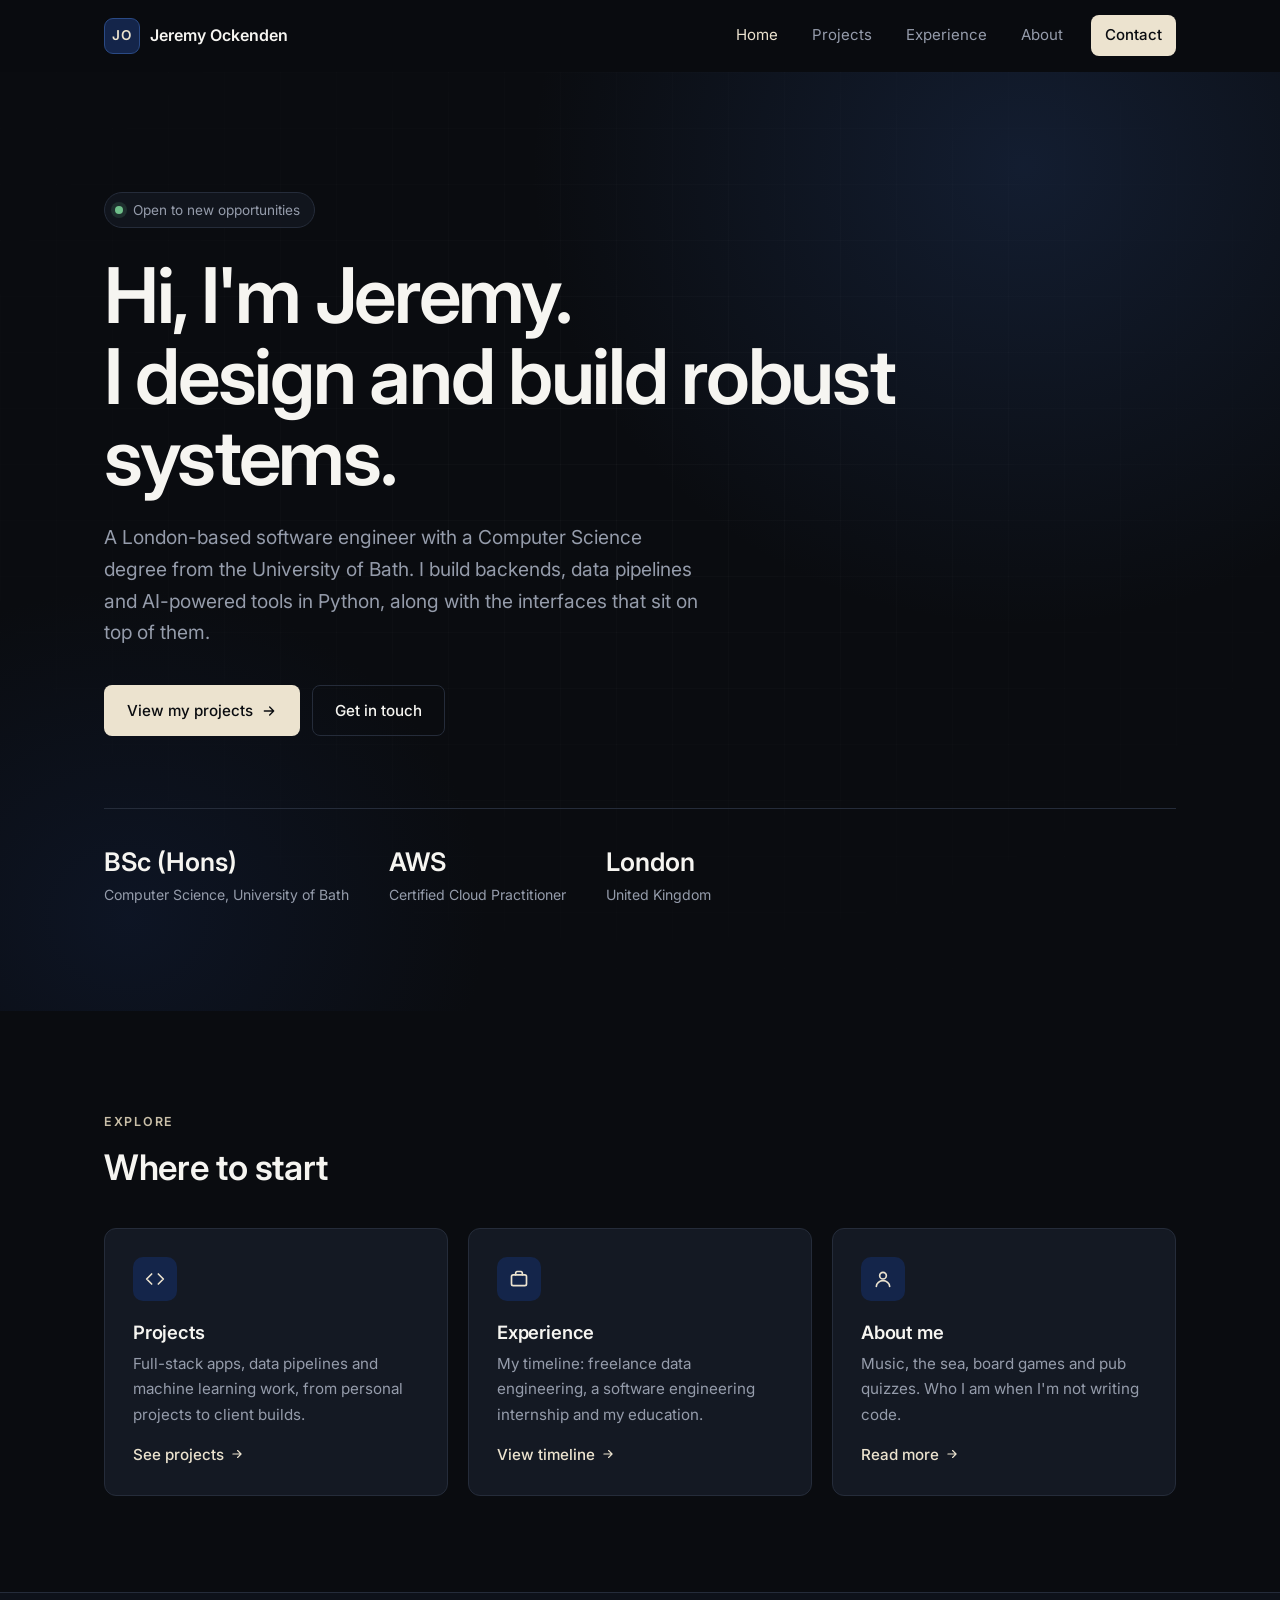
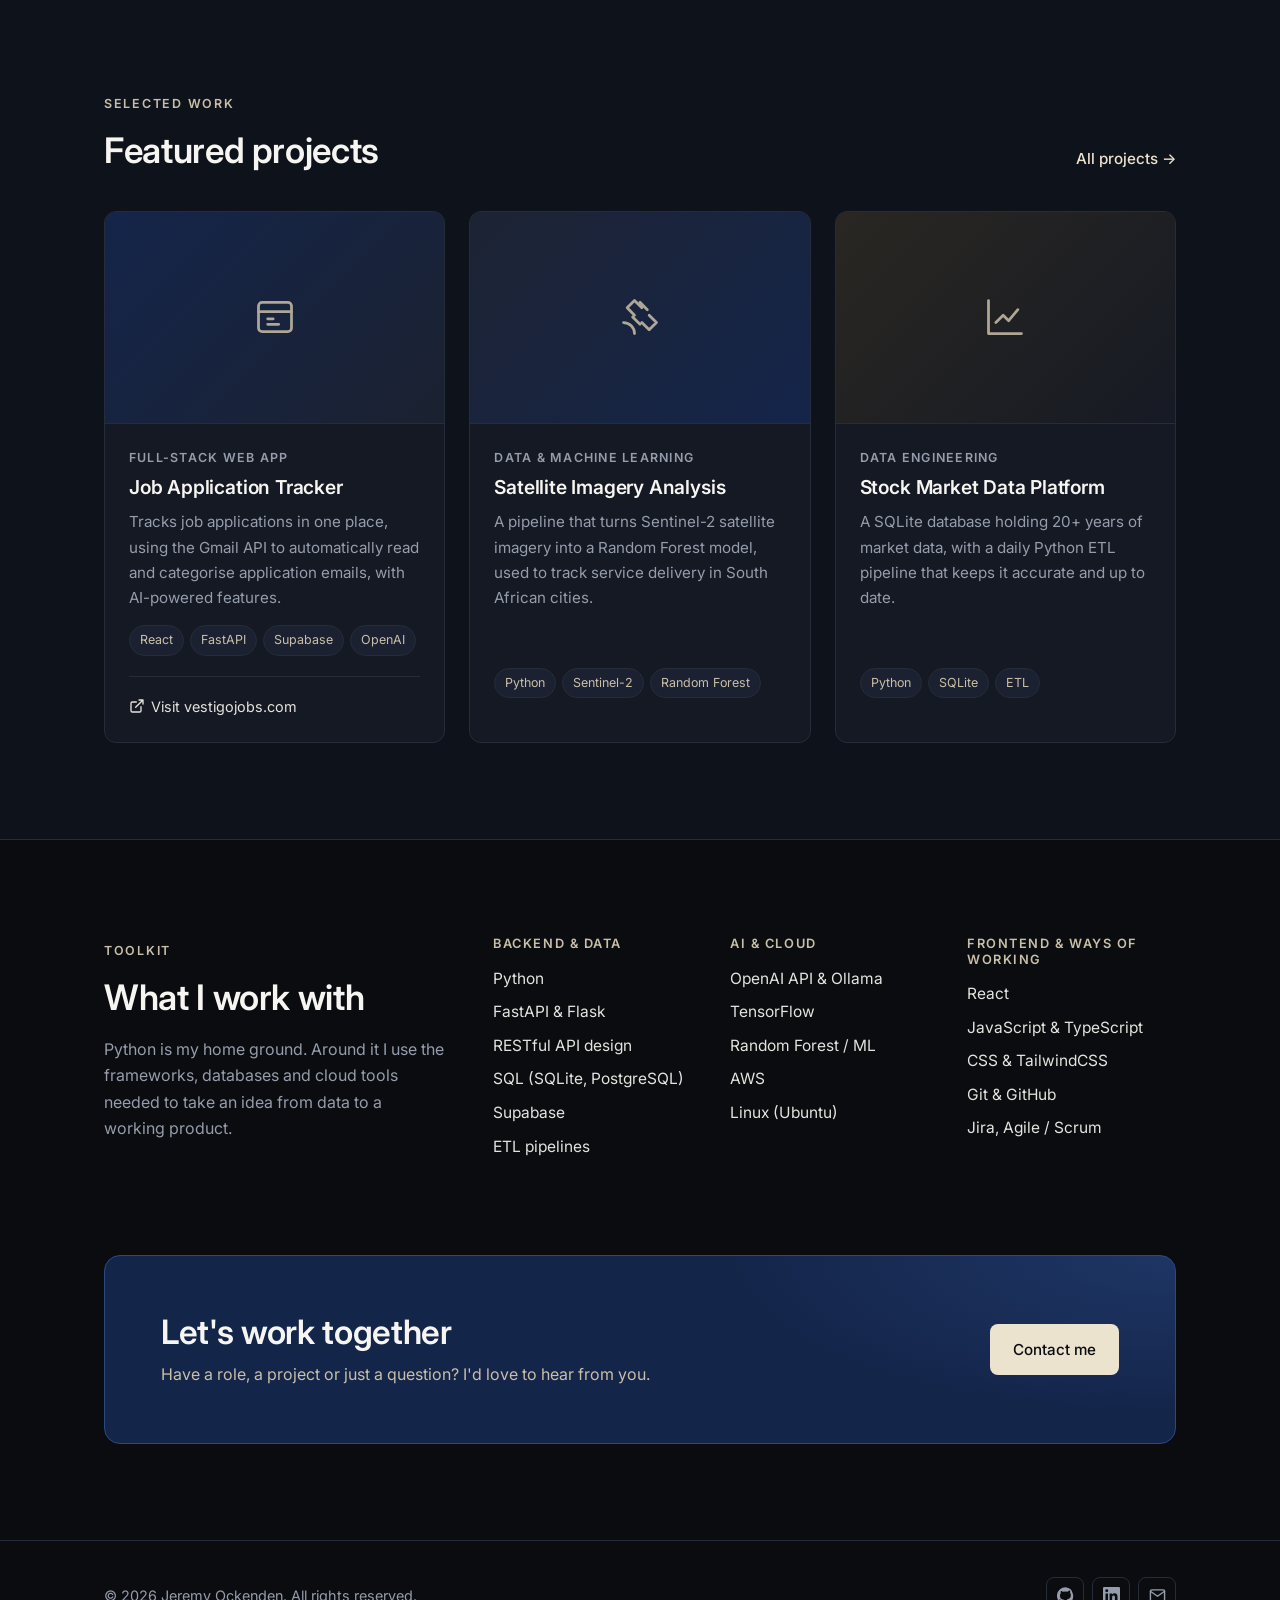
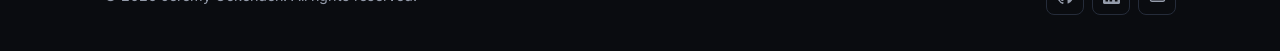
<file: index.html>
<!DOCTYPE html>
<html lang="en">
<head>
  <meta charset="UTF-8">
  <meta name="viewport" content="width=device-width, initial-scale=1.0">
  <title>Jeremy Ockenden | Software Engineer</title>
  <meta name="description" content="Jeremy Ockenden, London-based software engineer building backends, data pipelines and AI-powered tools in Python.">
  <link rel="preconnect" href="https://fonts.googleapis.com">
  <link rel="preconnect" href="https://fonts.gstatic.com" crossorigin>
  <link href="https://fonts.googleapis.com/css2?family=Inter:wght@400;500;600;700&family=Instrument+Serif:ital@1&display=swap" rel="stylesheet">
  <link rel="stylesheet" href="css/styles.css">
</head>
<body>

  <header class="site-header">
    <nav class="container nav" aria-label="Main">
      <a href="/" class="logo"><span class="logo-mark">JO</span>Jeremy Ockenden</a>
      <button class="nav-toggle" aria-label="Toggle menu" aria-expanded="false"><span></span></button>
      <ul class="nav-links">
        <li><a href="/">Home</a></li>
        <li><a href="projects">Projects</a></li>
        <li><a href="experience">Experience</a></li>
        <li><a href="about">About</a></li>
        <li><a href="contact" class="nav-cta">Contact</a></li>
      </ul>
    </nav>
  </header>

  <main>
    <!-- Hero -->
    <section class="hero">
      <div class="container">
        <div class="status-pill"><span class="status-dot"></span>Open to new opportunities</div>
        <h1>Hi, I'm Jeremy.<br>I design and build robust systems.</h1>
        <p class="hero-lead">
          A London-based software engineer with a Computer Science degree from the University of Bath.
          I build backends, data pipelines and AI-powered tools in Python, along with the interfaces that sit on top of them.
        </p>
        <div class="hero-actions">
          <a href="projects" class="btn btn-primary">
            View my projects
            <svg viewBox="0 0 24 24" fill="none" stroke="currentColor" stroke-width="2" stroke-linecap="round" stroke-linejoin="round"><path d="M5 12h14M13 6l6 6-6 6"/></svg>
          </a>
          <a href="contact" class="btn btn-secondary">Get in touch</a>
        </div>

        <div class="hero-meta">
          <div><strong>BSc (Hons)</strong><span>Computer Science, University of Bath</span></div>
          <div><strong>AWS</strong><span>Certified Cloud Practitioner</span></div>
          <div><strong>London</strong><span>United Kingdom</span></div>
        </div>
      </div>
    </section>

    <!-- Quick navigation -->
    <section class="section">
      <div class="container">
        <div class="section-head reveal">
          <div>
            <span class="eyebrow">Explore</span>
            <h2>Where to start</h2>
          </div>
        </div>

        <div class="quick-grid">
          <a href="projects" class="quick-card reveal">
            <div class="icon">
              <svg viewBox="0 0 24 24" fill="none" stroke="currentColor" stroke-width="2" stroke-linecap="round" stroke-linejoin="round"><path d="M16 18l6-6-6-6M8 6l-6 6 6 6"/></svg>
            </div>
            <h3>Projects</h3>
            <p>Full-stack apps, data pipelines and machine learning work, from personal projects to client builds.</p>
            <span class="text-link">See projects
              <svg viewBox="0 0 24 24" fill="none" stroke="currentColor" stroke-width="2" stroke-linecap="round" stroke-linejoin="round"><path d="M5 12h14M13 6l6 6-6 6"/></svg>
            </span>
          </a>
          <a href="experience" class="quick-card reveal">
            <div class="icon">
              <svg viewBox="0 0 24 24" fill="none" stroke="currentColor" stroke-width="2" stroke-linecap="round" stroke-linejoin="round"><rect x="3" y="7" width="18" height="13" rx="2"/><path d="M8 7V5a2 2 0 0 1 2-2h4a2 2 0 0 1 2 2v2"/></svg>
            </div>
            <h3>Experience</h3>
            <p>My timeline: freelance data engineering, a software engineering internship and my education.</p>
            <span class="text-link">View timeline
              <svg viewBox="0 0 24 24" fill="none" stroke="currentColor" stroke-width="2" stroke-linecap="round" stroke-linejoin="round"><path d="M5 12h14M13 6l6 6-6 6"/></svg>
            </span>
          </a>
          <a href="about" class="quick-card reveal">
            <div class="icon">
              <svg viewBox="0 0 24 24" fill="none" stroke="currentColor" stroke-width="2" stroke-linecap="round" stroke-linejoin="round"><circle cx="12" cy="8" r="4"/><path d="M4 21c0-4 4-7 8-7s8 3 8 7"/></svg>
            </div>
            <h3>About me</h3>
            <p>Music, the sea, board games and pub quizzes. Who I am when I'm not writing code.</p>
            <span class="text-link">Read more
              <svg viewBox="0 0 24 24" fill="none" stroke="currentColor" stroke-width="2" stroke-linecap="round" stroke-linejoin="round"><path d="M5 12h14M13 6l6 6-6 6"/></svg>
            </span>
          </a>
        </div>
      </div>
    </section>

    <!-- Featured projects -->
    <section class="section section-alt">
      <div class="container">
        <div class="section-head reveal">
          <div>
            <span class="eyebrow">Selected work</span>
            <h2>Featured projects</h2>
          </div>
          <a href="projects" class="text-link">All projects →</a>
        </div>

        <div class="project-grid">
          <article class="project-card reveal">
            <div class="project-thumb">
              <svg viewBox="0 0 24 24" fill="none" stroke="currentColor" stroke-width="1.5" stroke-linecap="round" stroke-linejoin="round"><rect x="3" y="4" width="18" height="16" rx="2"/><path d="M3 9h18M8 13h3M8 16h6"/></svg>
            </div>
            <div class="project-body">
              <span class="project-type">Full-Stack Web App</span>
              <h3>Job Application Tracker</h3>
              <p>Tracks job applications in one place, using the Gmail API to automatically read and categorise application emails, with AI-powered features.</p>
              <ul class="tags"><li class="tag">React</li><li class="tag">FastAPI</li><li class="tag">Supabase</li><li class="tag">OpenAI</li></ul>
              <div class="project-links">
                <a href="https://vestigojobs.com" target="_blank" rel="noopener">
                  <svg viewBox="0 0 24 24" fill="none" stroke="currentColor" stroke-width="2" stroke-linecap="round" stroke-linejoin="round"><path d="M18 13v6a2 2 0 0 1-2 2H5a2 2 0 0 1-2-2V8a2 2 0 0 1 2-2h6M15 3h6v6M10 14L21 3"/></svg>Visit vestigojobs.com
                </a>
              </div>
            </div>
          </article>
          <article class="project-card reveal">
            <div class="project-thumb v2">
              <svg viewBox="0 0 24 24" fill="none" stroke="currentColor" stroke-width="1.5" stroke-linecap="round" stroke-linejoin="round"><path d="M13 7L9 3 5 7l4 4M17 11l4 4-4 4-4-4M8 12l4 4M16 8l-4-4M9 21a6 6 0 0 0-6-6"/></svg>
            </div>
            <div class="project-body">
              <span class="project-type">Data &amp; Machine Learning</span>
              <h3>Satellite Imagery Analysis</h3>
              <p>A pipeline that turns Sentinel-2 satellite imagery into a Random Forest model, used to track service delivery in South African cities.</p>
              <ul class="tags"><li class="tag">Python</li><li class="tag">Sentinel-2</li><li class="tag">Random Forest</li></ul>
            </div>
          </article>
          <article class="project-card reveal">
            <div class="project-thumb v3">
              <svg viewBox="0 0 24 24" fill="none" stroke="currentColor" stroke-width="1.5" stroke-linecap="round" stroke-linejoin="round"><path d="M3 3v18h18"/><path d="M7 15l4-4 3 3 5-6"/></svg>
            </div>
            <div class="project-body">
              <span class="project-type">Data Engineering</span>
              <h3>Stock Market Data Platform</h3>
              <p>A SQLite database holding 20+ years of market data, with a daily Python ETL pipeline that keeps it accurate and up to date.</p>
              <ul class="tags"><li class="tag">Python</li><li class="tag">SQLite</li><li class="tag">ETL</li></ul>
            </div>
          </article>
        </div>
      </div>
    </section>

    <!-- Skills -->
    <section class="section">
      <div class="container skills-wrap">
        <div class="reveal">
          <span class="eyebrow">Toolkit</span>
          <h2>What I work with</h2>
          <p class="muted">Python is my home ground. Around it I use the frameworks, databases and cloud tools needed to take an idea from data to a working product.</p>
        </div>
        <div class="skill-groups reveal">
          <div class="skill-group">
            <h4>Backend &amp; Data</h4>
            <ul><li>Python</li><li>FastAPI &amp; Flask</li><li>RESTful API design</li><li>SQL (SQLite, PostgreSQL)</li><li>Supabase</li><li>ETL pipelines</li></ul>
          </div>
          <div class="skill-group">
            <h4>AI &amp; Cloud</h4>
            <ul><li>OpenAI API &amp; Ollama</li><li>TensorFlow</li><li>Random Forest / ML</li><li>AWS</li><li>Linux (Ubuntu)</li></ul>
          </div>
          <div class="skill-group">
            <h4>Frontend &amp; Ways of Working</h4>
            <ul><li>React</li><li>JavaScript &amp; TypeScript</li><li>CSS &amp; TailwindCSS</li><li>Git &amp; GitHub</li><li>Jira, Agile / Scrum</li></ul>
          </div>
        </div>
      </div>
    </section>

    <!-- CTA -->
    <section class="section" style="padding-top: 0;">
      <div class="container">
        <div class="cta-band reveal">
          <div>
            <h2>Let's work together</h2>
            <p>Have a role, a project or just a question? I'd love to hear from you.</p>
          </div>
          <a href="contact" class="btn btn-primary">Contact me</a>
        </div>
      </div>
    </section>
  </main>

  <footer class="site-footer">
    <div class="container footer-inner">
      <p>© <span id="year"></span> Jeremy Ockenden. All rights reserved.</p>
      <div class="socials">
        <a href="https://github.com/jeremyO1" aria-label="GitHub" target="_blank" rel="noopener">
          <svg viewBox="0 0 24 24" fill="currentColor"><path d="M12 .5a12 12 0 0 0-3.8 23.4c.6.1.8-.3.8-.6v-2c-3.3.7-4-1.6-4-1.6-.6-1.4-1.4-1.8-1.4-1.8-1-.7.1-.7.1-.7 1.2.1 1.8 1.2 1.8 1.2 1 1.8 2.8 1.3 3.5 1 .1-.8.4-1.3.7-1.6-2.7-.3-5.5-1.3-5.5-5.9 0-1.3.5-2.4 1.2-3.2-.1-.3-.5-1.5.1-3.2 0 0 1-.3 3.3 1.2a11.5 11.5 0 0 1 6 0C17.3 4.6 18.3 5 18.3 5c.7 1.7.2 2.9.1 3.2.8.8 1.2 1.9 1.2 3.2 0 4.6-2.8 5.6-5.5 5.9.4.4.8 1.1.8 2.2v3.3c0 .3.2.7.8.6A12 12 0 0 0 12 .5z"/></svg>
        </a>
        <a href="https://www.linkedin.com/in/jeremy-ockenden/" aria-label="LinkedIn" target="_blank" rel="noopener">
          <svg viewBox="0 0 24 24" fill="currentColor"><path d="M20.4 20.5h-3.6v-5.6c0-1.3 0-3-1.8-3s-2.1 1.4-2.1 2.9v5.7H9.3V9h3.4v1.6h.1c.5-.9 1.6-1.8 3.4-1.8 3.6 0 4.3 2.4 4.3 5.5v6.2zM5.3 7.4a2.1 2.1 0 1 1 0-4.2 2.1 2.1 0 0 1 0 4.2zM7.1 20.5H3.5V9h3.6v11.5zM22.2 0H1.8C.8 0 0 .8 0 1.7v20.6c0 .9.8 1.7 1.8 1.7h20.4c1 0 1.8-.8 1.8-1.7V1.7C24 .8 23.2 0 22.2 0z"/></svg>
        </a>
        <a href="mailto:jeremyjobs27@gmail.com" aria-label="Email">
          <svg viewBox="0 0 24 24" fill="none" stroke="currentColor" stroke-width="2" stroke-linecap="round" stroke-linejoin="round"><rect x="2" y="4" width="20" height="16" rx="2"/><path d="M22 6l-10 7L2 6"/></svg>
        </a>
      </div>
    </div>
  </footer>

  <script src="js/main.js"></script>
</body>
</html>
</file>
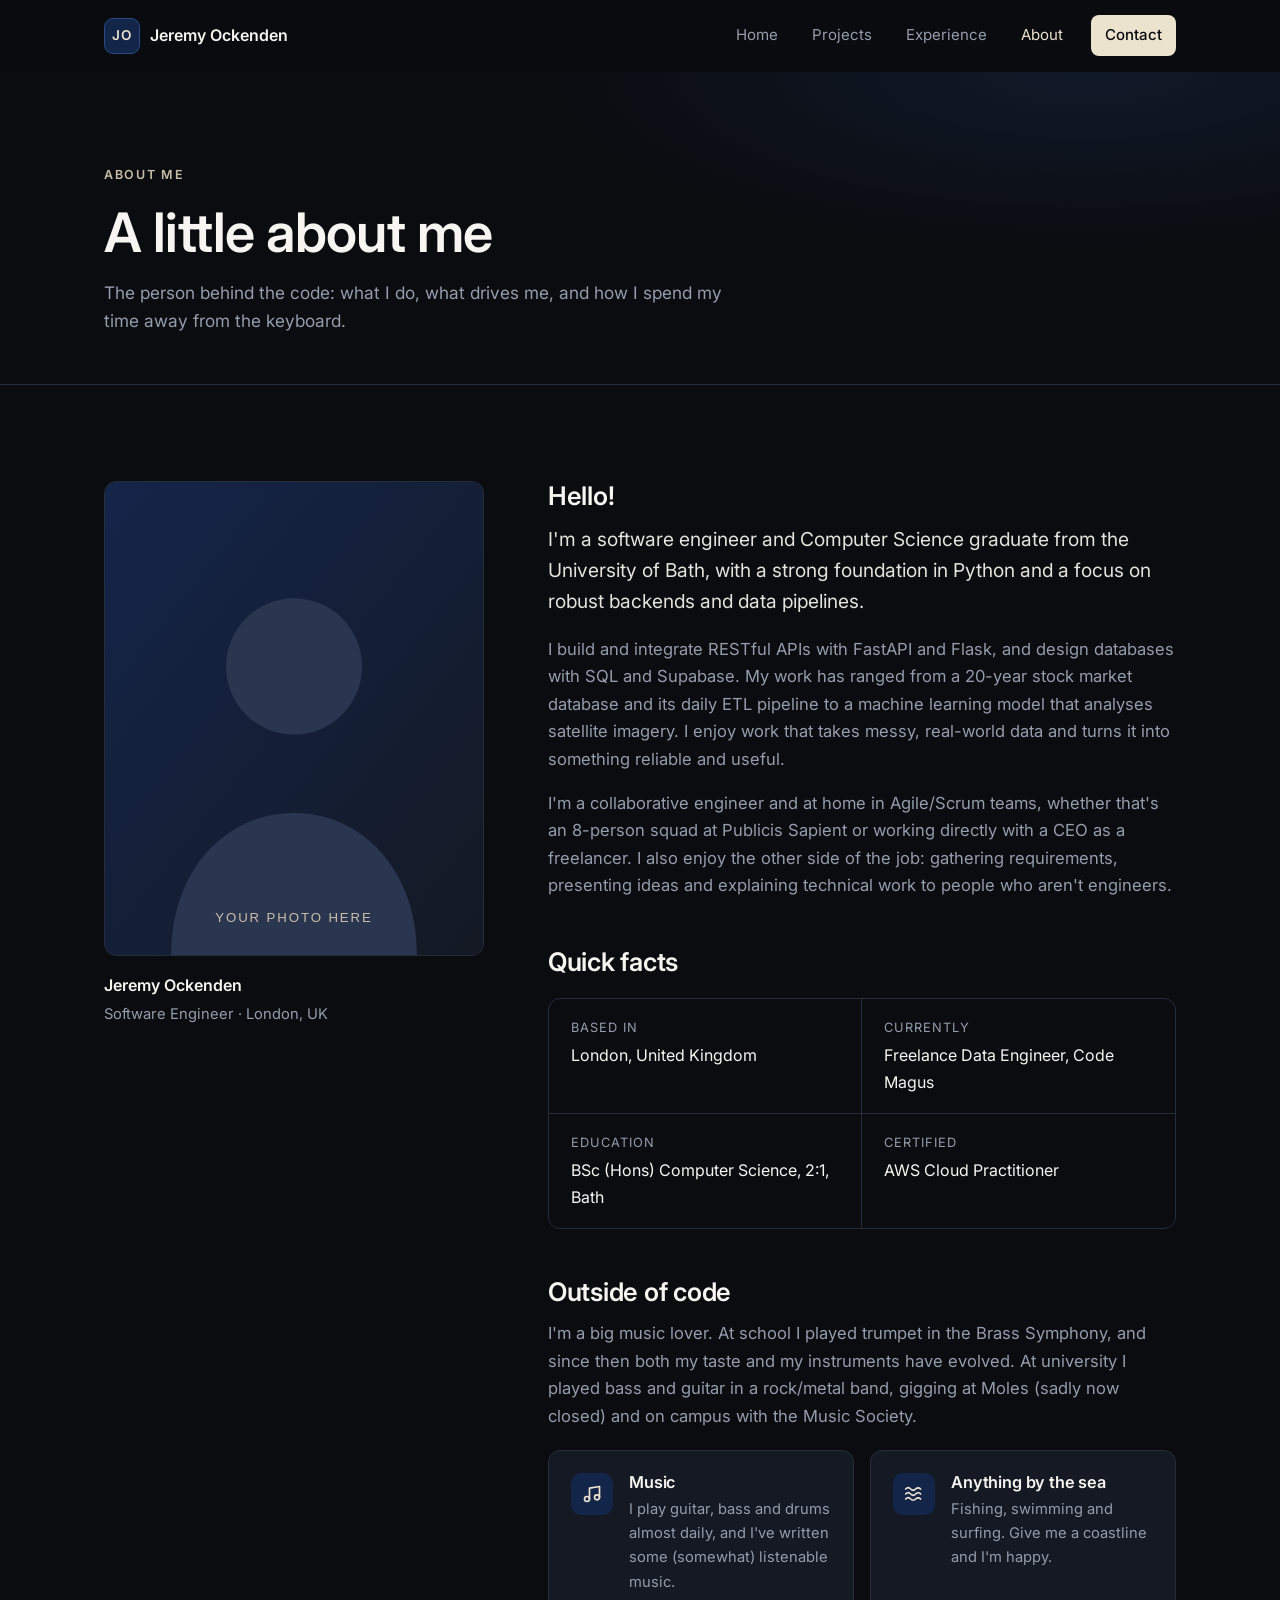
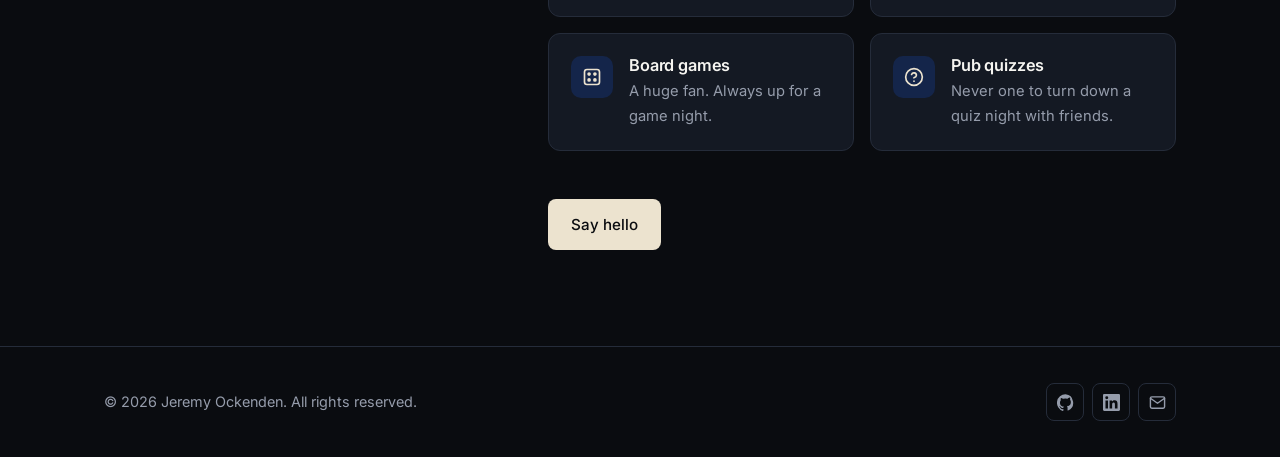
<file: about.html>
<!DOCTYPE html>
<html lang="en">
<head>
  <meta charset="UTF-8">
  <meta name="viewport" content="width=device-width, initial-scale=1.0">
  <title>About Me | Jeremy Ockenden</title>
  <meta name="description" content="About Jeremy Ockenden: software engineer, musician and lover of all things by the sea.">
  <link rel="preconnect" href="https://fonts.googleapis.com">
  <link rel="preconnect" href="https://fonts.gstatic.com" crossorigin>
  <link href="https://fonts.googleapis.com/css2?family=Inter:wght@400;500;600;700&family=Instrument+Serif:ital@1&display=swap" rel="stylesheet">
  <link rel="stylesheet" href="css/styles.css">
</head>
<body>

  <header class="site-header">
    <nav class="container nav" aria-label="Main">
      <a href="/" class="logo"><span class="logo-mark">JO</span>Jeremy Ockenden</a>
      <button class="nav-toggle" aria-label="Toggle menu" aria-expanded="false"><span></span></button>
      <ul class="nav-links">
        <li><a href="/">Home</a></li>
        <li><a href="projects">Projects</a></li>
        <li><a href="experience">Experience</a></li>
        <li><a href="about">About</a></li>
        <li><a href="contact" class="nav-cta">Contact</a></li>
      </ul>
    </nav>
  </header>

  <main>
    <section class="page-header">
      <div class="container">
        <span class="eyebrow">About me</span>
        <h1>A little about me</h1>
        <p>The person behind the code: what I do, what drives me, and how I spend my time away from the keyboard.</p>
      </div>
    </section>

    <section class="section">
      <div class="container about-grid">
        <aside class="portrait reveal">
          <div class="portrait-frame">
            <!-- Replace with your photo, e.g. images/me.jpg -->
            <img src="images/profile-placeholder.svg" alt="Photo of Jeremy Ockenden">
          </div>
          <div class="portrait-caption">
            <strong>Jeremy Ockenden</strong>
            <span>Software Engineer · London, UK</span>
          </div>
        </aside>

        <div class="about-text">
          <div class="reveal">
            <h2>Hello!</h2>
            <p class="lead">
              I'm a software engineer and Computer Science graduate from the University of Bath, with a strong
              foundation in Python and a focus on robust backends and data pipelines.
            </p>
            <p>
              I build and integrate RESTful APIs with FastAPI and Flask, and design databases with SQL and Supabase.
              My work has ranged from a 20-year stock market database and its daily ETL pipeline to a machine learning
              model that analyses satellite imagery. I enjoy work that takes messy, real-world data and turns it into
              something reliable and useful.
            </p>
            <p>
              I'm a collaborative engineer and at home in Agile/Scrum teams, whether that's an 8-person squad at
              Publicis Sapient or working directly with a CEO as a freelancer. I also enjoy the other side of the job:
              gathering requirements, presenting ideas and explaining technical work to people who aren't engineers.
            </p>
          </div>

          <div class="reveal">
            <h2>Quick facts</h2>
            <dl class="facts">
              <div><dt>Based in</dt><dd>London, United Kingdom</dd></div>
              <div><dt>Currently</dt><dd>Freelance Data Engineer, Code Magus</dd></div>
              <div><dt>Education</dt><dd>BSc (Hons) Computer Science, 2:1, Bath</dd></div>
              <div><dt>Certified</dt><dd>AWS Cloud Practitioner</dd></div>
            </dl>
          </div>

          <div class="reveal">
            <h2>Outside of code</h2>
            <p>
              I'm a big music lover. At school I played trumpet in the Brass Symphony, and since then both my taste
              and my instruments have evolved. At university I played bass and guitar in a rock/metal band, gigging at
              Moles (sadly now closed) and on campus with the Music Society.
            </p>
            <div class="hobby-grid">
              <div class="hobby-card">
                <div class="icon">
                  <svg viewBox="0 0 24 24" fill="none" stroke="currentColor" stroke-width="2" stroke-linecap="round" stroke-linejoin="round"><path d="M9 18V5l12-2v13"/><circle cx="6" cy="18" r="3"/><circle cx="18" cy="16" r="3"/></svg>
                </div>
                <div>
                  <h3>Music</h3>
                  <p class="muted">I play guitar, bass and drums almost daily, and I've written some (somewhat) listenable music.</p>
                </div>
              </div>
              <div class="hobby-card">
                <div class="icon">
                  <svg viewBox="0 0 24 24" fill="none" stroke="currentColor" stroke-width="2" stroke-linecap="round" stroke-linejoin="round"><path d="M2 6c2-2 4-2 6 0s4 2 6 0 4-2 6 0M2 12c2-2 4-2 6 0s4 2 6 0 4-2 6 0M2 18c2-2 4-2 6 0s4 2 6 0 4-2 6 0"/></svg>
                </div>
                <div>
                  <h3>Anything by the sea</h3>
                  <p class="muted">Fishing, swimming and surfing. Give me a coastline and I'm happy.</p>
                </div>
              </div>
              <div class="hobby-card">
                <div class="icon">
                  <svg viewBox="0 0 24 24" fill="none" stroke="currentColor" stroke-width="2" stroke-linecap="round" stroke-linejoin="round"><rect x="3" y="3" width="18" height="18" rx="3"/><circle cx="8.5" cy="8.5" r="1.2" fill="currentColor"/><circle cx="15.5" cy="15.5" r="1.2" fill="currentColor"/><circle cx="15.5" cy="8.5" r="1.2" fill="currentColor"/><circle cx="8.5" cy="15.5" r="1.2" fill="currentColor"/></svg>
                </div>
                <div>
                  <h3>Board games</h3>
                  <p class="muted">A huge fan. Always up for a game night.</p>
                </div>
              </div>
              <div class="hobby-card">
                <div class="icon">
                  <svg viewBox="0 0 24 24" fill="none" stroke="currentColor" stroke-width="2" stroke-linecap="round" stroke-linejoin="round"><circle cx="12" cy="12" r="10"/><path d="M9.1 9a3 3 0 0 1 5.8 1c0 2-3 3-3 3M12 17h.01"/></svg>
                </div>
                <div>
                  <h3>Pub quizzes</h3>
                  <p class="muted">Never one to turn down a quiz night with friends.</p>
                </div>
              </div>
            </div>
          </div>

          <div class="reveal" style="margin-top: 48px;">
            <a href="contact" class="btn btn-primary">Say hello</a>
          </div>
        </div>
      </div>
    </section>
  </main>

  <footer class="site-footer">
    <div class="container footer-inner">
      <p>© <span id="year"></span> Jeremy Ockenden. All rights reserved.</p>
      <div class="socials">
        <a href="https://github.com/jeremyO1" aria-label="GitHub" target="_blank" rel="noopener">
          <svg viewBox="0 0 24 24" fill="currentColor"><path d="M12 .5a12 12 0 0 0-3.8 23.4c.6.1.8-.3.8-.6v-2c-3.3.7-4-1.6-4-1.6-.6-1.4-1.4-1.8-1.4-1.8-1-.7.1-.7.1-.7 1.2.1 1.8 1.2 1.8 1.2 1 1.8 2.8 1.3 3.5 1 .1-.8.4-1.3.7-1.6-2.7-.3-5.5-1.3-5.5-5.9 0-1.3.5-2.4 1.2-3.2-.1-.3-.5-1.5.1-3.2 0 0 1-.3 3.3 1.2a11.5 11.5 0 0 1 6 0C17.3 4.6 18.3 5 18.3 5c.7 1.7.2 2.9.1 3.2.8.8 1.2 1.9 1.2 3.2 0 4.6-2.8 5.6-5.5 5.9.4.4.8 1.1.8 2.2v3.3c0 .3.2.7.8.6A12 12 0 0 0 12 .5z"/></svg>
        </a>
        <a href="https://www.linkedin.com/in/jeremy-ockenden/" aria-label="LinkedIn" target="_blank" rel="noopener">
          <svg viewBox="0 0 24 24" fill="currentColor"><path d="M20.4 20.5h-3.6v-5.6c0-1.3 0-3-1.8-3s-2.1 1.4-2.1 2.9v5.7H9.3V9h3.4v1.6h.1c.5-.9 1.6-1.8 3.4-1.8 3.6 0 4.3 2.4 4.3 5.5v6.2zM5.3 7.4a2.1 2.1 0 1 1 0-4.2 2.1 2.1 0 0 1 0 4.2zM7.1 20.5H3.5V9h3.6v11.5zM22.2 0H1.8C.8 0 0 .8 0 1.7v20.6c0 .9.8 1.7 1.8 1.7h20.4c1 0 1.8-.8 1.8-1.7V1.7C24 .8 23.2 0 22.2 0z"/></svg>
        </a>
        <a href="mailto:jeremyjobs27@gmail.com" aria-label="Email">
          <svg viewBox="0 0 24 24" fill="none" stroke="currentColor" stroke-width="2" stroke-linecap="round" stroke-linejoin="round"><rect x="2" y="4" width="20" height="16" rx="2"/><path d="M22 6l-10 7L2 6"/></svg>
        </a>
      </div>
    </div>
  </footer>

  <script src="js/main.js"></script>
</body>
</html>
</file>
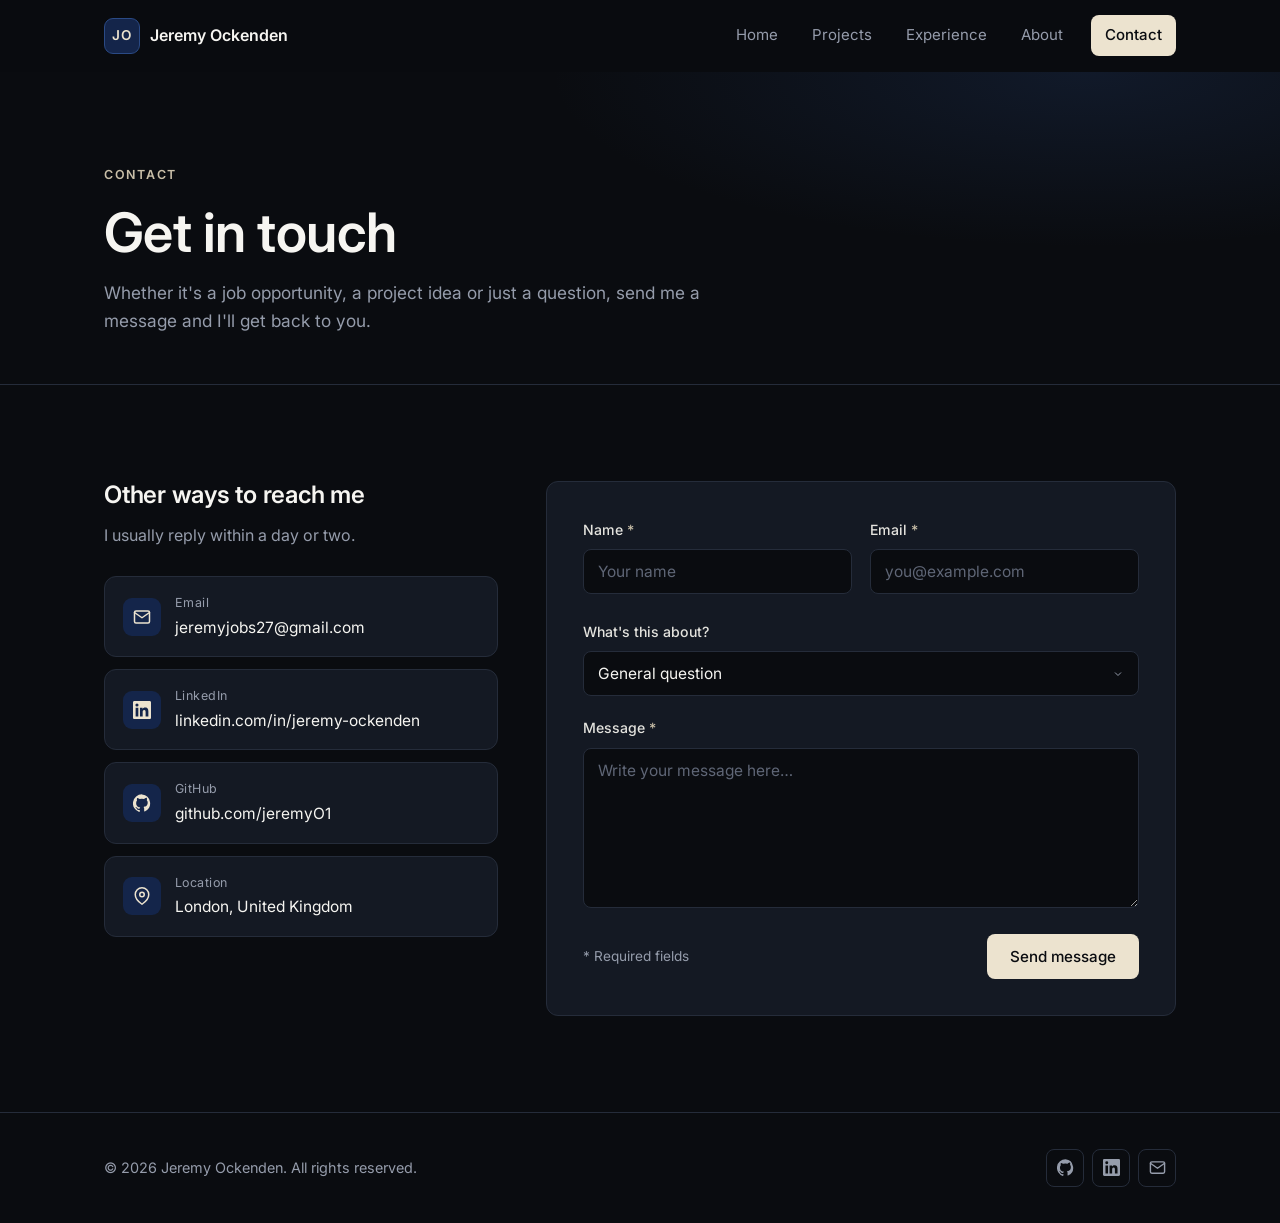
<file: contact.html>
<!DOCTYPE html>
<html lang="en">
<head>
  <meta charset="UTF-8">
  <meta name="viewport" content="width=device-width, initial-scale=1.0">
  <title>Contact | Jeremy Ockenden</title>
  <meta name="description" content="Get in touch with Jeremy Ockenden.">
  <link rel="preconnect" href="https://fonts.googleapis.com">
  <link rel="preconnect" href="https://fonts.gstatic.com" crossorigin>
  <link href="https://fonts.googleapis.com/css2?family=Inter:wght@400;500;600;700&family=Instrument+Serif:ital@1&display=swap" rel="stylesheet">
  <link rel="stylesheet" href="css/styles.css">
</head>
<body>

  <header class="site-header">
    <nav class="container nav" aria-label="Main">
      <a href="/" class="logo"><span class="logo-mark">JO</span>Jeremy Ockenden</a>
      <button class="nav-toggle" aria-label="Toggle menu" aria-expanded="false"><span></span></button>
      <ul class="nav-links">
        <li><a href="/">Home</a></li>
        <li><a href="projects">Projects</a></li>
        <li><a href="experience">Experience</a></li>
        <li><a href="about">About</a></li>
        <li><a href="contact" class="nav-cta">Contact</a></li>
      </ul>
    </nav>
  </header>

  <main>
    <section class="page-header">
      <div class="container">
        <span class="eyebrow">Contact</span>
        <h1>Get in touch</h1>
        <p>Whether it's a job opportunity, a project idea or just a question, send me a message and I'll get back to you.</p>
      </div>
    </section>

    <section class="section">
      <div class="container contact-grid">
        <div class="contact-info reveal">
          <h2>Other ways to reach me</h2>
          <p>I usually reply within a day or two.</p>
          <ul class="contact-list">
            <li>
              <a href="mailto:jeremyjobs27@gmail.com">
                <span class="icon"><svg viewBox="0 0 24 24" fill="none" stroke="currentColor" stroke-width="2" stroke-linecap="round" stroke-linejoin="round"><rect x="2" y="4" width="20" height="16" rx="2"/><path d="M22 6l-10 7L2 6"/></svg></span>
                <div><small>Email</small><span>jeremyjobs27@gmail.com</span></div>
              </a>
            </li>
            <li>
              <a href="https://www.linkedin.com/in/jeremy-ockenden/" target="_blank" rel="noopener">
                <span class="icon"><svg viewBox="0 0 24 24" fill="currentColor"><path d="M20.4 20.5h-3.6v-5.6c0-1.3 0-3-1.8-3s-2.1 1.4-2.1 2.9v5.7H9.3V9h3.4v1.6h.1c.5-.9 1.6-1.8 3.4-1.8 3.6 0 4.3 2.4 4.3 5.5v6.2zM5.3 7.4a2.1 2.1 0 1 1 0-4.2 2.1 2.1 0 0 1 0 4.2zM7.1 20.5H3.5V9h3.6v11.5zM22.2 0H1.8C.8 0 0 .8 0 1.7v20.6c0 .9.8 1.7 1.8 1.7h20.4c1 0 1.8-.8 1.8-1.7V1.7C24 .8 23.2 0 22.2 0z"/></svg></span>
                <div><small>LinkedIn</small><span>linkedin.com/in/jeremy-ockenden</span></div>
              </a>
            </li>
            <li>
              <a href="https://github.com/jeremyO1" target="_blank" rel="noopener">
                <span class="icon"><svg viewBox="0 0 24 24" fill="currentColor"><path d="M12 .5a12 12 0 0 0-3.8 23.4c.6.1.8-.3.8-.6v-2c-3.3.7-4-1.6-4-1.6-.6-1.4-1.4-1.8-1.4-1.8-1-.7.1-.7.1-.7 1.2.1 1.8 1.2 1.8 1.2 1 1.8 2.8 1.3 3.5 1 .1-.8.4-1.3.7-1.6-2.7-.3-5.5-1.3-5.5-5.9 0-1.3.5-2.4 1.2-3.2-.1-.3-.5-1.5.1-3.2 0 0 1-.3 3.3 1.2a11.5 11.5 0 0 1 6 0C17.3 4.6 18.3 5 18.3 5c.7 1.7.2 2.9.1 3.2.8.8 1.2 1.9 1.2 3.2 0 4.6-2.8 5.6-5.5 5.9.4.4.8 1.1.8 2.2v3.3c0 .3.2.7.8.6A12 12 0 0 0 12 .5z"/></svg></span>
                <div><small>GitHub</small><span>github.com/jeremyO1</span></div>
              </a>
            </li>
            <li>
              <div class="contact-item">
                <span class="icon"><svg viewBox="0 0 24 24" fill="none" stroke="currentColor" stroke-width="2" stroke-linecap="round" stroke-linejoin="round"><path d="M21 10c0 7-9 13-9 13S3 17 3 10a9 9 0 0 1 18 0z"/><circle cx="12" cy="10" r="3"/></svg></span>
                <div><small>Location</small><span>London, United Kingdom</span></div>
              </div>
            </li>
          </ul>
        </div>

        <div class="form-card reveal">
          <form id="contact-form" novalidate>
            <div class="form-row">
              <div class="field">
                <label for="name">Name <span class="req">*</span></label>
                <input type="text" id="name" name="name" placeholder="Your name" autocomplete="name">
                <span class="field-error"></span>
              </div>
              <div class="field">
                <label for="email">Email <span class="req">*</span></label>
                <input type="email" id="email" name="email" placeholder="you@example.com" autocomplete="email">
                <span class="field-error"></span>
              </div>
            </div>

            <div class="field">
              <label for="subject">What's this about?</label>
              <select id="subject" name="subject">
                <option>Job opportunity</option>
                <option>Project collaboration</option>
                <option>Freelance work</option>
                <option selected>General question</option>
              </select>
            </div>

            <div class="field">
              <label for="message">Message <span class="req">*</span></label>
              <textarea id="message" name="message" placeholder="Write your message here…"></textarea>
              <span class="field-error"></span>
            </div>

            <div class="form-footer">
              <p class="muted">* Required fields</p>
              <button type="submit" class="btn btn-primary">Send message</button>
            </div>

            <div id="form-status" class="form-status" role="status" aria-live="polite"></div>
          </form>
        </div>
      </div>
    </section>
  </main>

  <footer class="site-footer">
    <div class="container footer-inner">
      <p>© <span id="year"></span> Jeremy Ockenden. All rights reserved.</p>
      <div class="socials">
        <a href="https://github.com/jeremyO1" aria-label="GitHub" target="_blank" rel="noopener">
          <svg viewBox="0 0 24 24" fill="currentColor"><path d="M12 .5a12 12 0 0 0-3.8 23.4c.6.1.8-.3.8-.6v-2c-3.3.7-4-1.6-4-1.6-.6-1.4-1.4-1.8-1.4-1.8-1-.7.1-.7.1-.7 1.2.1 1.8 1.2 1.8 1.2 1 1.8 2.8 1.3 3.5 1 .1-.8.4-1.3.7-1.6-2.7-.3-5.5-1.3-5.5-5.9 0-1.3.5-2.4 1.2-3.2-.1-.3-.5-1.5.1-3.2 0 0 1-.3 3.3 1.2a11.5 11.5 0 0 1 6 0C17.3 4.6 18.3 5 18.3 5c.7 1.7.2 2.9.1 3.2.8.8 1.2 1.9 1.2 3.2 0 4.6-2.8 5.6-5.5 5.9.4.4.8 1.1.8 2.2v3.3c0 .3.2.7.8.6A12 12 0 0 0 12 .5z"/></svg>
        </a>
        <a href="https://www.linkedin.com/in/jeremy-ockenden/" aria-label="LinkedIn" target="_blank" rel="noopener">
          <svg viewBox="0 0 24 24" fill="currentColor"><path d="M20.4 20.5h-3.6v-5.6c0-1.3 0-3-1.8-3s-2.1 1.4-2.1 2.9v5.7H9.3V9h3.4v1.6h.1c.5-.9 1.6-1.8 3.4-1.8 3.6 0 4.3 2.4 4.3 5.5v6.2zM5.3 7.4a2.1 2.1 0 1 1 0-4.2 2.1 2.1 0 0 1 0 4.2zM7.1 20.5H3.5V9h3.6v11.5zM22.2 0H1.8C.8 0 0 .8 0 1.7v20.6c0 .9.8 1.7 1.8 1.7h20.4c1 0 1.8-.8 1.8-1.7V1.7C24 .8 23.2 0 22.2 0z"/></svg>
        </a>
        <a href="mailto:jeremyjobs27@gmail.com" aria-label="Email">
          <svg viewBox="0 0 24 24" fill="none" stroke="currentColor" stroke-width="2" stroke-linecap="round" stroke-linejoin="round"><rect x="2" y="4" width="20" height="16" rx="2"/><path d="M22 6l-10 7L2 6"/></svg>
        </a>
      </div>
    </div>
  </footer>

  <script src="js/main.js"></script>
</body>
</html>
</file>
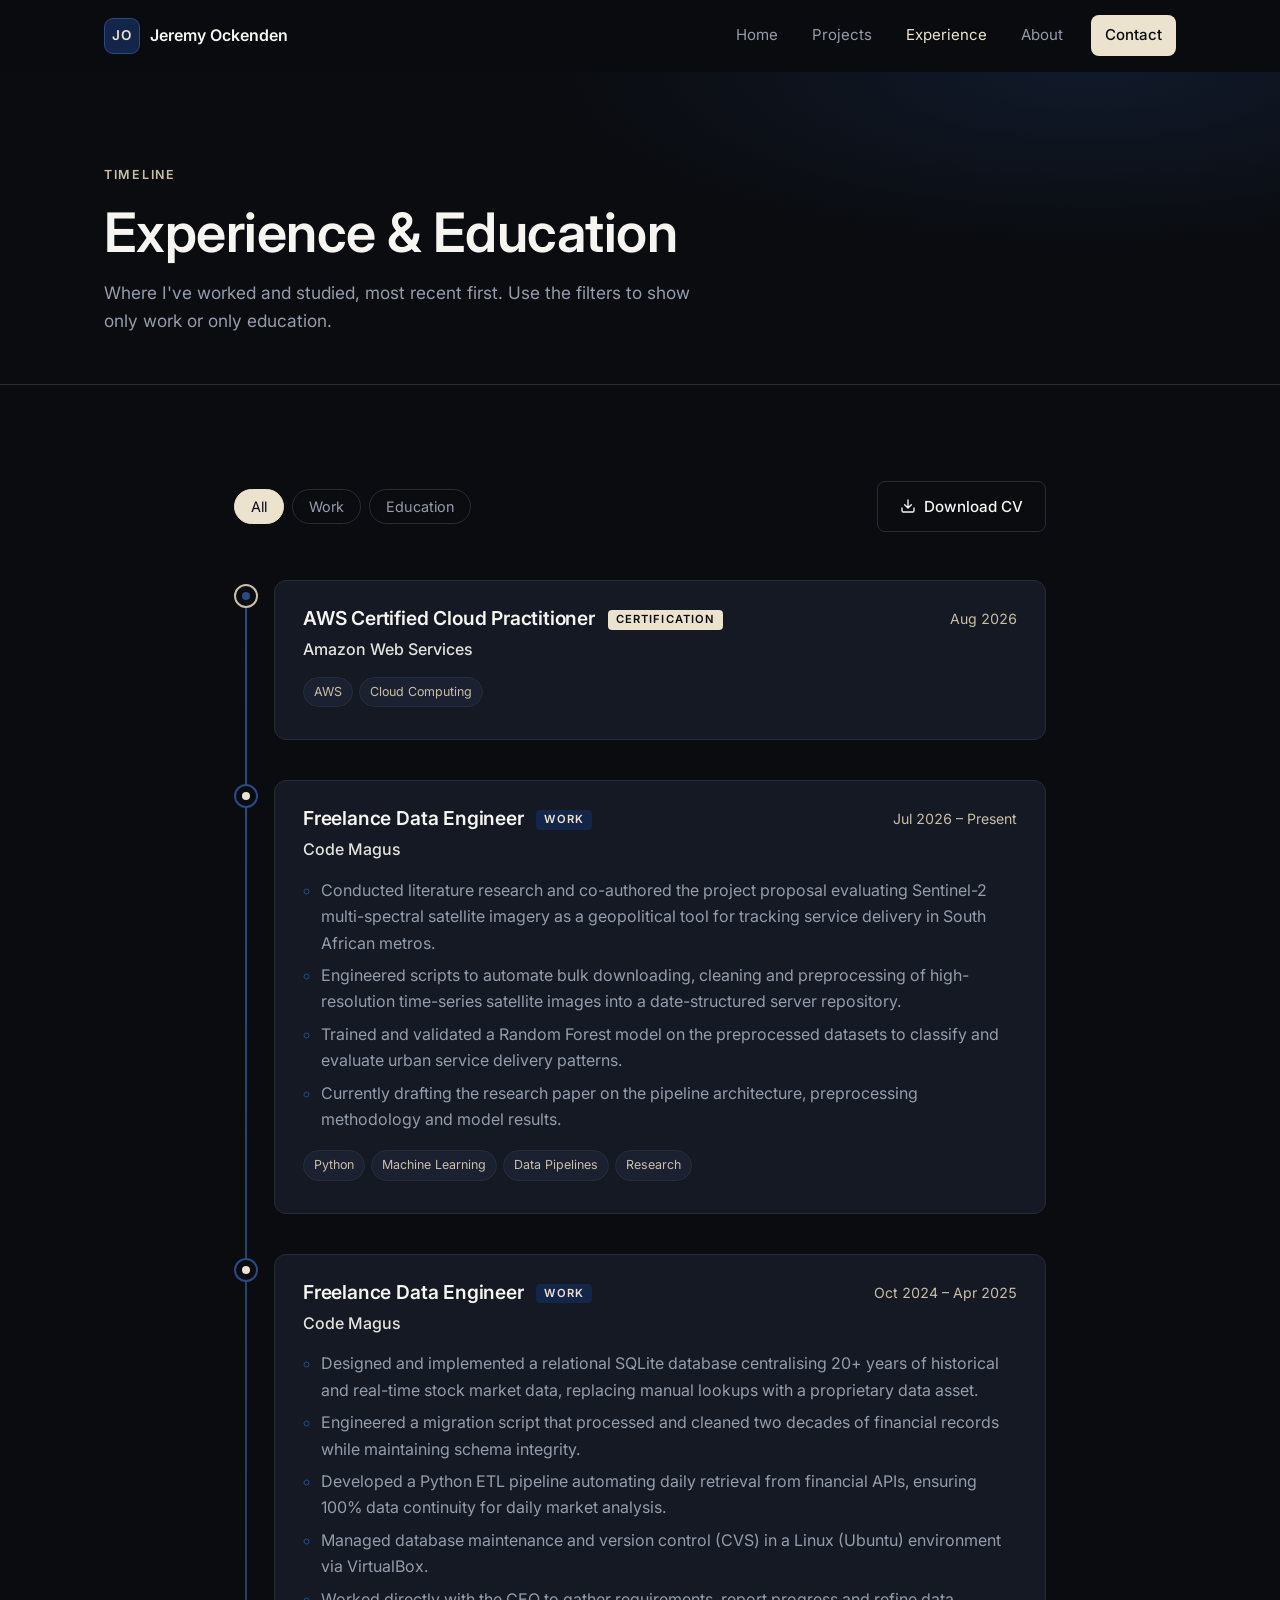
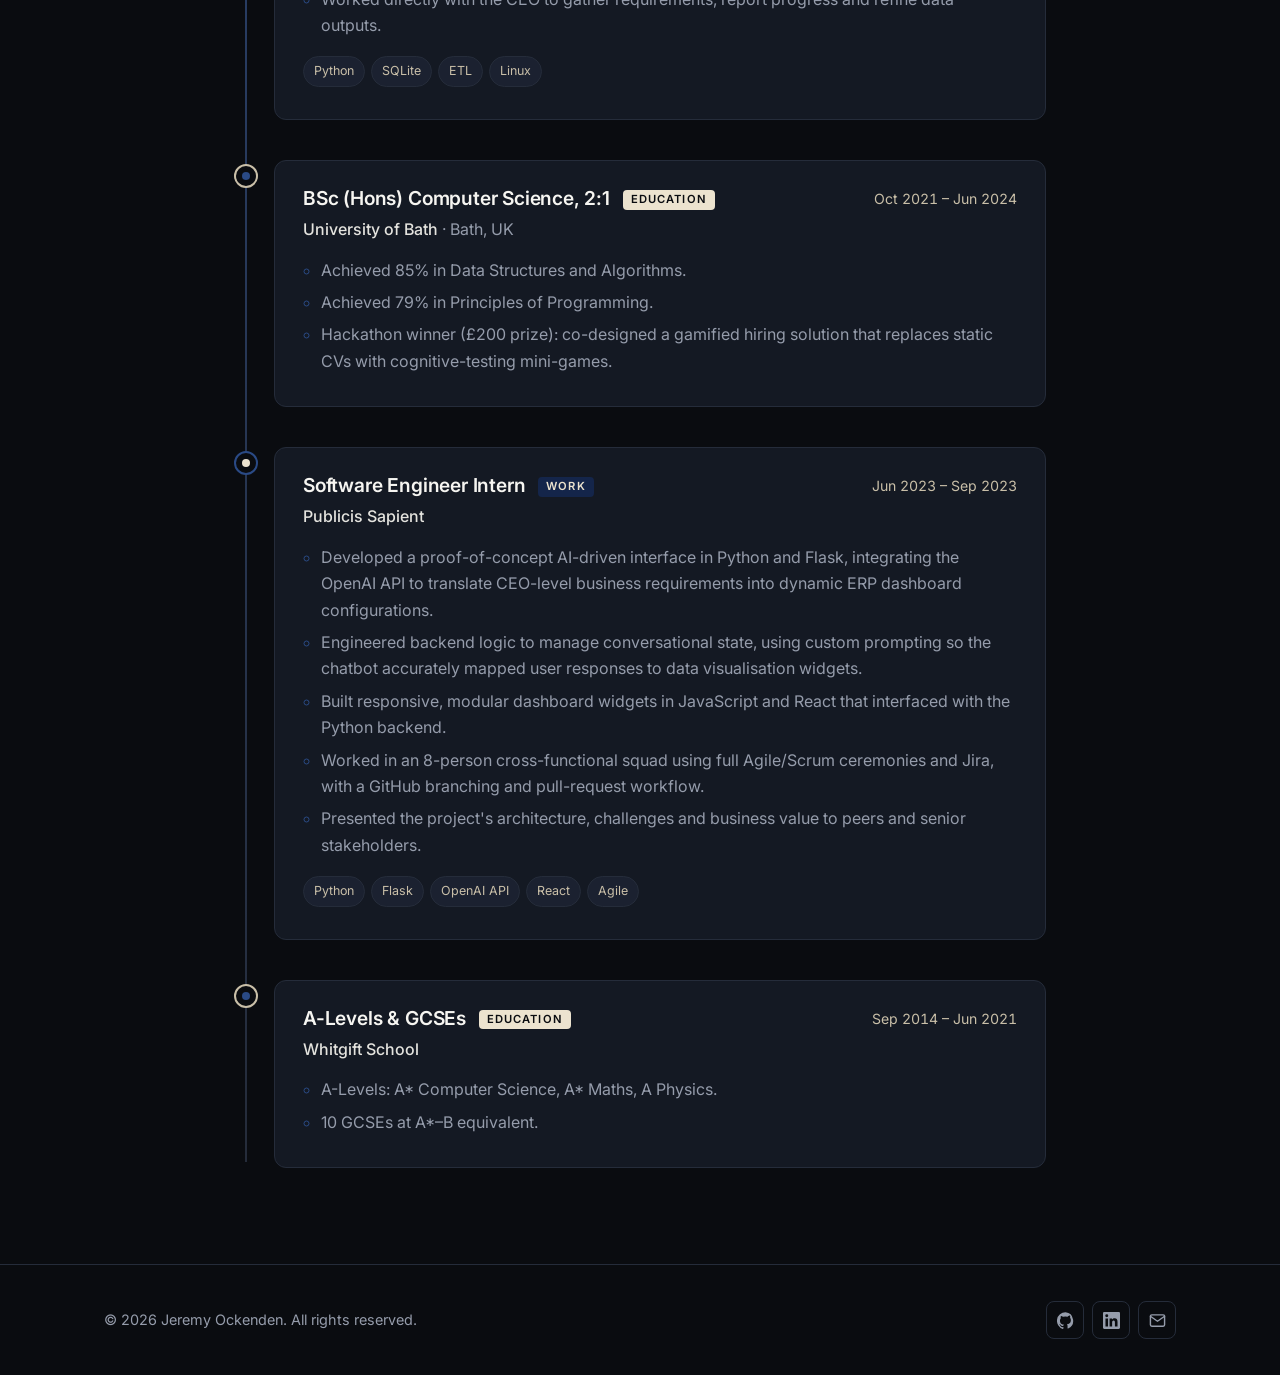
<file: experience.html>
<!DOCTYPE html>
<html lang="en">
<head>
  <meta charset="UTF-8">
  <meta name="viewport" content="width=device-width, initial-scale=1.0">
  <title>Experience | Jeremy Ockenden</title>
  <meta name="description" content="Work experience, education and certifications of Jeremy Ockenden.">
  <link rel="preconnect" href="https://fonts.googleapis.com">
  <link rel="preconnect" href="https://fonts.gstatic.com" crossorigin>
  <link href="https://fonts.googleapis.com/css2?family=Inter:wght@400;500;600;700&family=Instrument+Serif:ital@1&display=swap" rel="stylesheet">
  <link rel="stylesheet" href="css/styles.css">
</head>
<body>

  <header class="site-header">
    <nav class="container nav" aria-label="Main">
      <a href="/" class="logo"><span class="logo-mark">JO</span>Jeremy Ockenden</a>
      <button class="nav-toggle" aria-label="Toggle menu" aria-expanded="false"><span></span></button>
      <ul class="nav-links">
        <li><a href="/">Home</a></li>
        <li><a href="projects">Projects</a></li>
        <li><a href="experience">Experience</a></li>
        <li><a href="about">About</a></li>
        <li><a href="contact" class="nav-cta">Contact</a></li>
      </ul>
    </nav>
  </header>

  <main>
    <section class="page-header">
      <div class="container">
        <span class="eyebrow">Timeline</span>
        <h1>Experience &amp; Education</h1>
        <p>Where I've worked and studied, most recent first. Use the filters to show only work or only education.</p>
      </div>
    </section>

    <section class="section">
      <div class="container" style="max-width: 860px;">
        <div class="timeline-toolbar">
          <div class="filters" data-target="#timeline" role="group" aria-label="Filter timeline">
            <button class="filter-btn active" data-filter="all">All</button>
            <button class="filter-btn" data-filter="work">Work</button>
            <button class="filter-btn" data-filter="education">Education</button>
          </div>
          <a href="Jeremy-Ockenden-CV.pdf" class="btn btn-secondary" download>
            <svg viewBox="0 0 24 24" fill="none" stroke="currentColor" stroke-width="2" stroke-linecap="round" stroke-linejoin="round"><path d="M21 15v4a2 2 0 0 1-2 2H5a2 2 0 0 1-2-2v-4M7 10l5 5 5-5M12 15V3"/></svg>
            Download CV
          </a>
        </div>

        <ol class="timeline" id="timeline">

          <!-- ===== Certification entry template ===== -->
          <li class="timeline-item reveal" data-type="education">
            <span class="timeline-marker"></span>
            <div class="timeline-card">
              <div class="timeline-top">
                <h3>AWS Certified Cloud Practitioner <span class="type-badge edu">Certification</span></h3>
                <span class="timeline-date">Aug 2026</span>
              </div>
              <div class="timeline-org">Amazon Web Services</div>
              <ul class="tags"><li class="tag">AWS</li><li class="tag">Cloud Computing</li></ul>
            </div>
          </li>

          <!-- ===== Work entry template: copy this block to add a job ===== -->
          <li class="timeline-item reveal" data-type="work">
            <span class="timeline-marker"></span>
            <div class="timeline-card">
              <div class="timeline-top">
                <h3>Freelance Data Engineer <span class="type-badge">Work</span></h3>
                <span class="timeline-date">Jul 2026 – Present</span>
              </div>
              <div class="timeline-org">Code Magus</div>
              <ul>
                <li>Conducted literature research and co-authored the project proposal evaluating Sentinel-2 multi-spectral satellite imagery as a geopolitical tool for tracking service delivery in South African metros.</li>
                <li>Engineered scripts to automate bulk downloading, cleaning and preprocessing of high-resolution time-series satellite images into a date-structured server repository.</li>
                <li>Trained and validated a Random Forest model on the preprocessed datasets to classify and evaluate urban service delivery patterns.</li>
                <li>Currently drafting the research paper on the pipeline architecture, preprocessing methodology and model results.</li>
              </ul>
              <ul class="tags"><li class="tag">Python</li><li class="tag">Machine Learning</li><li class="tag">Data Pipelines</li><li class="tag">Research</li></ul>
            </div>
          </li>
          <!-- ===== End template ===== -->

          <li class="timeline-item reveal" data-type="work">
            <span class="timeline-marker"></span>
            <div class="timeline-card">
              <div class="timeline-top">
                <h3>Freelance Data Engineer <span class="type-badge">Work</span></h3>
                <span class="timeline-date">Oct 2024 – Apr 2025</span>
              </div>
              <div class="timeline-org">Code Magus</div>
              <ul>
                <li>Designed and implemented a relational SQLite database centralising 20+ years of historical and real-time stock market data, replacing manual lookups with a proprietary data asset.</li>
                <li>Engineered a migration script that processed and cleaned two decades of financial records while maintaining schema integrity.</li>
                <li>Developed a Python ETL pipeline automating daily retrieval from financial APIs, ensuring 100% data continuity for daily market analysis.</li>
                <li>Managed database maintenance and version control (CVS) in a Linux (Ubuntu) environment via VirtualBox.</li>
                <li>Worked directly with the CEO to gather requirements, report progress and refine data outputs.</li>
              </ul>
              <ul class="tags"><li class="tag">Python</li><li class="tag">SQLite</li><li class="tag">ETL</li><li class="tag">Linux</li></ul>
            </div>
          </li>

          <!-- ===== Education entry template ===== -->
          <li class="timeline-item reveal" data-type="education">
            <span class="timeline-marker"></span>
            <div class="timeline-card">
              <div class="timeline-top">
                <h3>BSc (Hons) Computer Science, 2:1 <span class="type-badge edu">Education</span></h3>
                <span class="timeline-date">Oct 2021 – Jun 2024</span>
              </div>
              <div class="timeline-org">University of Bath <span class="muted">· Bath, UK</span></div>
              <ul>
                <li>Achieved 85% in Data Structures and Algorithms.</li>
                <li>Achieved 79% in Principles of Programming.</li>
                <li>Hackathon winner (£200 prize): co-designed a gamified hiring solution that replaces static CVs with cognitive-testing mini-games.</li>
              </ul>
            </div>
          </li>

          <li class="timeline-item reveal" data-type="work">
            <span class="timeline-marker"></span>
            <div class="timeline-card">
              <div class="timeline-top">
                <h3>Software Engineer Intern <span class="type-badge">Work</span></h3>
                <span class="timeline-date">Jun 2023 – Sep 2023</span>
              </div>
              <div class="timeline-org">Publicis Sapient</div>
              <ul>
                <li>Developed a proof-of-concept AI-driven interface in Python and Flask, integrating the OpenAI API to translate CEO-level business requirements into dynamic ERP dashboard configurations.</li>
                <li>Engineered backend logic to manage conversational state, using custom prompting so the chatbot accurately mapped user responses to data visualisation widgets.</li>
                <li>Built responsive, modular dashboard widgets in JavaScript and React that interfaced with the Python backend.</li>
                <li>Worked in an 8-person cross-functional squad using full Agile/Scrum ceremonies and Jira, with a GitHub branching and pull-request workflow.</li>
                <li>Presented the project's architecture, challenges and business value to peers and senior stakeholders.</li>
              </ul>
              <ul class="tags"><li class="tag">Python</li><li class="tag">Flask</li><li class="tag">OpenAI API</li><li class="tag">React</li><li class="tag">Agile</li></ul>
            </div>
          </li>

          <li class="timeline-item reveal" data-type="education">
            <span class="timeline-marker"></span>
            <div class="timeline-card">
              <div class="timeline-top">
                <h3>A-Levels &amp; GCSEs <span class="type-badge edu">Education</span></h3>
                <span class="timeline-date">Sep 2014 – Jun 2021</span>
              </div>
              <div class="timeline-org">Whitgift School</div>
              <ul>
                <li>A-Levels: A* Computer Science, A* Maths, A Physics.</li>
                <li>10 GCSEs at A*–B equivalent.</li>
              </ul>
            </div>
          </li>

        </ol>
      </div>
    </section>
  </main>

  <footer class="site-footer">
    <div class="container footer-inner">
      <p>© <span id="year"></span> Jeremy Ockenden. All rights reserved.</p>
      <div class="socials">
        <a href="https://github.com/jeremyO1" aria-label="GitHub" target="_blank" rel="noopener">
          <svg viewBox="0 0 24 24" fill="currentColor"><path d="M12 .5a12 12 0 0 0-3.8 23.4c.6.1.8-.3.8-.6v-2c-3.3.7-4-1.6-4-1.6-.6-1.4-1.4-1.8-1.4-1.8-1-.7.1-.7.1-.7 1.2.1 1.8 1.2 1.8 1.2 1 1.8 2.8 1.3 3.5 1 .1-.8.4-1.3.7-1.6-2.7-.3-5.5-1.3-5.5-5.9 0-1.3.5-2.4 1.2-3.2-.1-.3-.5-1.5.1-3.2 0 0 1-.3 3.3 1.2a11.5 11.5 0 0 1 6 0C17.3 4.6 18.3 5 18.3 5c.7 1.7.2 2.9.1 3.2.8.8 1.2 1.9 1.2 3.2 0 4.6-2.8 5.6-5.5 5.9.4.4.8 1.1.8 2.2v3.3c0 .3.2.7.8.6A12 12 0 0 0 12 .5z"/></svg>
        </a>
        <a href="https://www.linkedin.com/in/jeremy-ockenden/" aria-label="LinkedIn" target="_blank" rel="noopener">
          <svg viewBox="0 0 24 24" fill="currentColor"><path d="M20.4 20.5h-3.6v-5.6c0-1.3 0-3-1.8-3s-2.1 1.4-2.1 2.9v5.7H9.3V9h3.4v1.6h.1c.5-.9 1.6-1.8 3.4-1.8 3.6 0 4.3 2.4 4.3 5.5v6.2zM5.3 7.4a2.1 2.1 0 1 1 0-4.2 2.1 2.1 0 0 1 0 4.2zM7.1 20.5H3.5V9h3.6v11.5zM22.2 0H1.8C.8 0 0 .8 0 1.7v20.6c0 .9.8 1.7 1.8 1.7h20.4c1 0 1.8-.8 1.8-1.7V1.7C24 .8 23.2 0 22.2 0z"/></svg>
        </a>
        <a href="mailto:jeremyjobs27@gmail.com" aria-label="Email">
          <svg viewBox="0 0 24 24" fill="none" stroke="currentColor" stroke-width="2" stroke-linecap="round" stroke-linejoin="round"><rect x="2" y="4" width="20" height="16" rx="2"/><path d="M22 6l-10 7L2 6"/></svg>
        </a>
      </div>
    </div>
  </footer>

  <script src="js/main.js"></script>
</body>
</html>
</file>
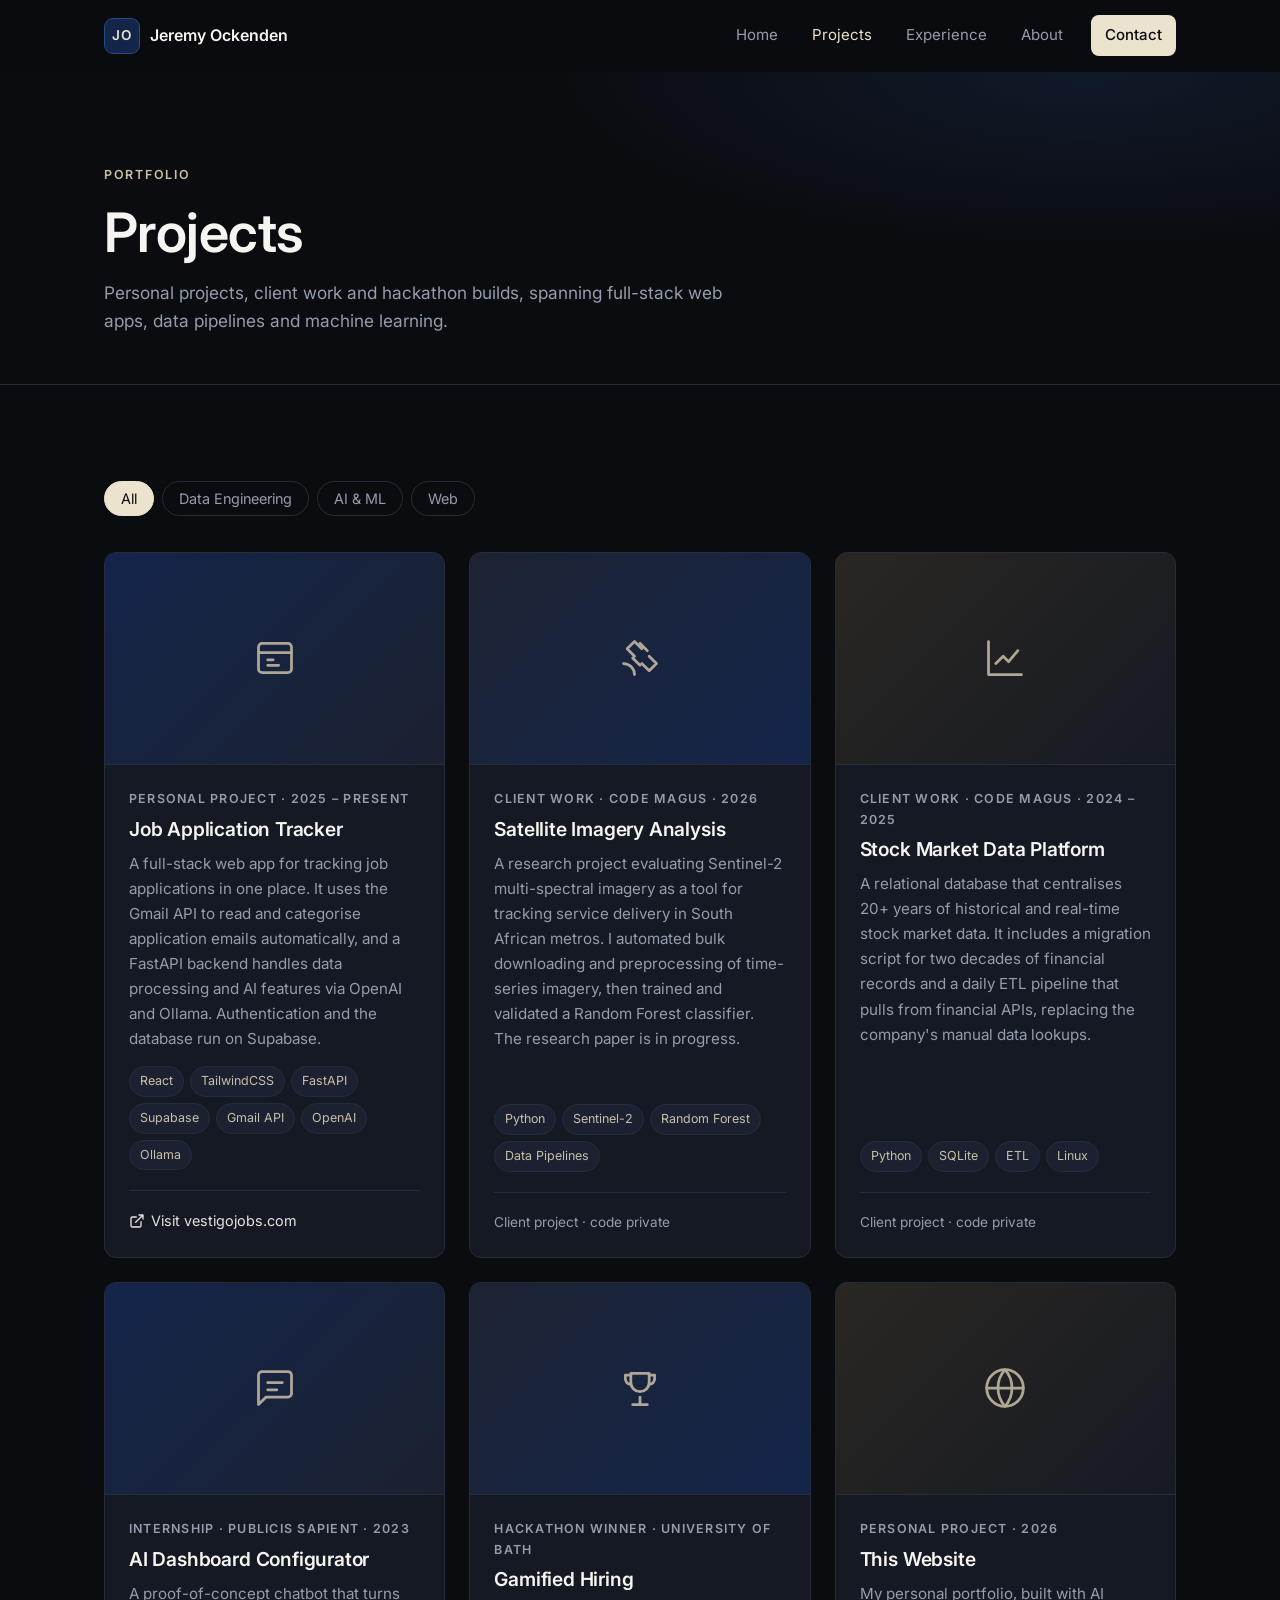
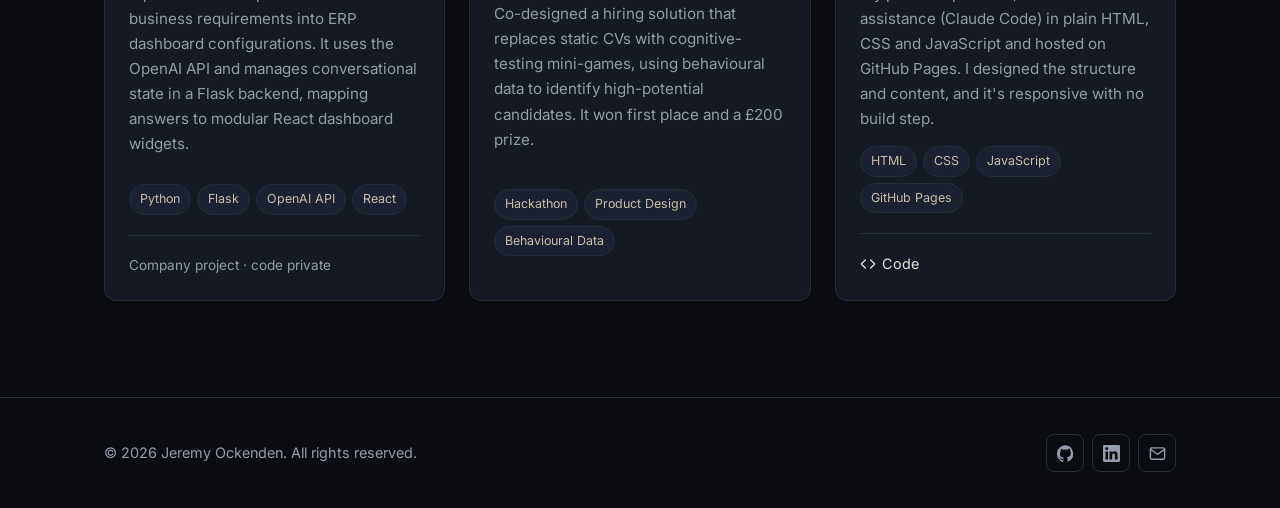
<file: projects.html>
<!DOCTYPE html>
<html lang="en">
<head>
  <meta charset="UTF-8">
  <meta name="viewport" content="width=device-width, initial-scale=1.0">
  <title>Projects | Jeremy Ockenden</title>
  <meta name="description" content="Projects by Jeremy Ockenden: full-stack apps, data pipelines and machine learning.">
  <link rel="preconnect" href="https://fonts.googleapis.com">
  <link rel="preconnect" href="https://fonts.gstatic.com" crossorigin>
  <link href="https://fonts.googleapis.com/css2?family=Inter:wght@400;500;600;700&family=Instrument+Serif:ital@1&display=swap" rel="stylesheet">
  <link rel="stylesheet" href="css/styles.css">
</head>
<body>

  <header class="site-header">
    <nav class="container nav" aria-label="Main">
      <a href="/" class="logo"><span class="logo-mark">JO</span>Jeremy Ockenden</a>
      <button class="nav-toggle" aria-label="Toggle menu" aria-expanded="false"><span></span></button>
      <ul class="nav-links">
        <li><a href="/">Home</a></li>
        <li><a href="projects">Projects</a></li>
        <li><a href="experience">Experience</a></li>
        <li><a href="about">About</a></li>
        <li><a href="contact" class="nav-cta">Contact</a></li>
      </ul>
    </nav>
  </header>

  <main>
    <section class="page-header">
      <div class="container">
        <span class="eyebrow">Portfolio</span>
        <h1>Projects</h1>
        <p>Personal projects, client work and hackathon builds, spanning full-stack web apps, data pipelines and machine learning.</p>
      </div>
    </section>

    <section class="section">
      <div class="container">
        <!-- To add a category: add a button here, then put the same word in a card's data-type -->
        <div class="filters" data-target="#project-grid" role="group" aria-label="Filter projects">
          <button class="filter-btn active" data-filter="all">All</button>
          <button class="filter-btn" data-filter="data">Data Engineering</button>
          <button class="filter-btn" data-filter="ai">AI &amp; ML</button>
          <button class="filter-btn" data-filter="web">Web</button>
        </div>

        <div class="project-grid" id="project-grid">

          <!-- ===== Project card template: copy this block to add a project ===== -->
          <article class="project-card reveal" data-type="web ai">
            <div class="project-thumb">
              <!-- To use a screenshot instead: <img src="images/job-tracker.png" alt="Screenshot of Job Application Tracker"> -->
              <svg viewBox="0 0 24 24" fill="none" stroke="currentColor" stroke-width="1.5" stroke-linecap="round" stroke-linejoin="round"><rect x="3" y="4" width="18" height="16" rx="2"/><path d="M3 9h18M8 13h3M8 16h6"/></svg>
            </div>
            <div class="project-body">
              <span class="project-type">Personal Project · 2025 – Present</span>
              <h3>Job Application Tracker</h3>
              <p>A full-stack web app for tracking job applications in one place. It uses the Gmail API to read and categorise application emails automatically, and a FastAPI backend handles data processing and AI features via OpenAI and Ollama. Authentication and the database run on Supabase.</p>
              <ul class="tags"><li class="tag">React</li><li class="tag">TailwindCSS</li><li class="tag">FastAPI</li><li class="tag">Supabase</li><li class="tag">Gmail API</li><li class="tag">OpenAI</li><li class="tag">Ollama</li></ul>
              <div class="project-links">
                <a href="https://vestigojobs.com" target="_blank" rel="noopener">
                  <svg viewBox="0 0 24 24" fill="none" stroke="currentColor" stroke-width="2" stroke-linecap="round" stroke-linejoin="round"><path d="M18 13v6a2 2 0 0 1-2 2H5a2 2 0 0 1-2-2V8a2 2 0 0 1 2-2h6M15 3h6v6M10 14L21 3"/></svg>Visit vestigojobs.com
                </a>
              </div>
            </div>
          </article>
          <!-- ===== End template ===== -->

          <article class="project-card reveal" data-type="data ai">
            <div class="project-thumb v2">
              <svg viewBox="0 0 24 24" fill="none" stroke="currentColor" stroke-width="1.5" stroke-linecap="round" stroke-linejoin="round"><path d="M13 7L9 3 5 7l4 4M17 11l4 4-4 4-4-4M8 12l4 4M16 8l-4-4M9 21a6 6 0 0 0-6-6"/></svg>
            </div>
            <div class="project-body">
              <span class="project-type">Client Work · Code Magus · 2026</span>
              <h3>Satellite Imagery Analysis</h3>
              <p>A research project evaluating Sentinel-2 multi-spectral imagery as a tool for tracking service delivery in South African metros. I automated bulk downloading and preprocessing of time-series imagery, then trained and validated a Random Forest classifier. The research paper is in progress.</p>
              <ul class="tags"><li class="tag">Python</li><li class="tag">Sentinel-2</li><li class="tag">Random Forest</li><li class="tag">Data Pipelines</li></ul>
              <div class="project-links">
                <span class="project-note">Client project · code private</span>
              </div>
            </div>
          </article>

          <article class="project-card reveal" data-type="data">
            <div class="project-thumb v3">
              <svg viewBox="0 0 24 24" fill="none" stroke="currentColor" stroke-width="1.5" stroke-linecap="round" stroke-linejoin="round"><path d="M3 3v18h18"/><path d="M7 15l4-4 3 3 5-6"/></svg>
            </div>
            <div class="project-body">
              <span class="project-type">Client Work · Code Magus · 2024 – 2025</span>
              <h3>Stock Market Data Platform</h3>
              <p>A relational database that centralises 20+ years of historical and real-time stock market data. It includes a migration script for two decades of financial records and a daily ETL pipeline that pulls from financial APIs, replacing the company's manual data lookups.</p>
              <ul class="tags"><li class="tag">Python</li><li class="tag">SQLite</li><li class="tag">ETL</li><li class="tag">Linux</li></ul>
              <div class="project-links">
                <span class="project-note">Client project · code private</span>
              </div>
            </div>
          </article>

          <article class="project-card reveal" data-type="ai web">
            <div class="project-thumb">
              <svg viewBox="0 0 24 24" fill="none" stroke="currentColor" stroke-width="1.5" stroke-linecap="round" stroke-linejoin="round"><path d="M21 15a2 2 0 0 1-2 2H7l-4 4V5a2 2 0 0 1 2-2h14a2 2 0 0 1 2 2z"/><path d="M8 9h8M8 13h5"/></svg>
            </div>
            <div class="project-body">
              <span class="project-type">Internship · Publicis Sapient · 2023</span>
              <h3>AI Dashboard Configurator</h3>
              <p>A proof-of-concept chatbot that turns business requirements into ERP dashboard configurations. It uses the OpenAI API and manages conversational state in a Flask backend, mapping answers to modular React dashboard widgets.</p>
              <ul class="tags"><li class="tag">Python</li><li class="tag">Flask</li><li class="tag">OpenAI API</li><li class="tag">React</li></ul>
              <div class="project-links">
                <span class="project-note">Company project · code private</span>
              </div>
            </div>
          </article>

          <article class="project-card reveal" data-type="other">
            <div class="project-thumb v2">
              <svg viewBox="0 0 24 24" fill="none" stroke="currentColor" stroke-width="1.5" stroke-linecap="round" stroke-linejoin="round"><path d="M8 21h8M12 17v4M7 4h10v5a5 5 0 0 1-10 0z"/><path d="M17 5h3v2a3 3 0 0 1-3 3M7 5H4v2a3 3 0 0 0 3 3"/></svg>
            </div>
            <div class="project-body">
              <span class="project-type">Hackathon Winner · University of Bath</span>
              <h3>Gamified Hiring</h3>
              <p>Co-designed a hiring solution that replaces static CVs with cognitive-testing mini-games, using behavioural data to identify high-potential candidates. It won first place and a £200 prize.</p>
              <ul class="tags"><li class="tag">Hackathon</li><li class="tag">Product Design</li><li class="tag">Behavioural Data</li></ul>
            </div>
          </article>

          <article class="project-card reveal" data-type="web">
            <div class="project-thumb v3">
              <svg viewBox="0 0 24 24" fill="none" stroke="currentColor" stroke-width="1.5" stroke-linecap="round" stroke-linejoin="round"><circle cx="12" cy="12" r="10"/><path d="M12 2a15 15 0 0 1 0 20M12 2a15 15 0 0 0 0 20M2 12h20"/></svg>
            </div>
            <div class="project-body">
              <span class="project-type">Personal Project · 2026</span>
              <h3>This Website</h3>
              <p>My personal portfolio, built with AI assistance (Claude Code) in plain HTML, CSS and JavaScript and hosted on GitHub Pages. I designed the structure and content, and it's responsive with no build step.</p>
              <ul class="tags"><li class="tag">HTML</li><li class="tag">CSS</li><li class="tag">JavaScript</li><li class="tag">GitHub Pages</li></ul>
              <div class="project-links">
                <a href="https://github.com/jeremyO1/jeremyO1.github.io" target="_blank" rel="noopener">
                  <svg viewBox="0 0 24 24" fill="none" stroke="currentColor" stroke-width="2" stroke-linecap="round" stroke-linejoin="round"><path d="M16 18l6-6-6-6M8 6l-6 6 6 6"/></svg>Code
                </a>
              </div>
            </div>
          </article>

        </div>
      </div>
    </section>
  </main>

  <footer class="site-footer">
    <div class="container footer-inner">
      <p>© <span id="year"></span> Jeremy Ockenden. All rights reserved.</p>
      <div class="socials">
        <a href="https://github.com/jeremyO1" aria-label="GitHub" target="_blank" rel="noopener">
          <svg viewBox="0 0 24 24" fill="currentColor"><path d="M12 .5a12 12 0 0 0-3.8 23.4c.6.1.8-.3.8-.6v-2c-3.3.7-4-1.6-4-1.6-.6-1.4-1.4-1.8-1.4-1.8-1-.7.1-.7.1-.7 1.2.1 1.8 1.2 1.8 1.2 1 1.8 2.8 1.3 3.5 1 .1-.8.4-1.3.7-1.6-2.7-.3-5.5-1.3-5.5-5.9 0-1.3.5-2.4 1.2-3.2-.1-.3-.5-1.5.1-3.2 0 0 1-.3 3.3 1.2a11.5 11.5 0 0 1 6 0C17.3 4.6 18.3 5 18.3 5c.7 1.7.2 2.9.1 3.2.8.8 1.2 1.9 1.2 3.2 0 4.6-2.8 5.6-5.5 5.9.4.4.8 1.1.8 2.2v3.3c0 .3.2.7.8.6A12 12 0 0 0 12 .5z"/></svg>
        </a>
        <a href="https://www.linkedin.com/in/jeremy-ockenden/" aria-label="LinkedIn" target="_blank" rel="noopener">
          <svg viewBox="0 0 24 24" fill="currentColor"><path d="M20.4 20.5h-3.6v-5.6c0-1.3 0-3-1.8-3s-2.1 1.4-2.1 2.9v5.7H9.3V9h3.4v1.6h.1c.5-.9 1.6-1.8 3.4-1.8 3.6 0 4.3 2.4 4.3 5.5v6.2zM5.3 7.4a2.1 2.1 0 1 1 0-4.2 2.1 2.1 0 0 1 0 4.2zM7.1 20.5H3.5V9h3.6v11.5zM22.2 0H1.8C.8 0 0 .8 0 1.7v20.6c0 .9.8 1.7 1.8 1.7h20.4c1 0 1.8-.8 1.8-1.7V1.7C24 .8 23.2 0 22.2 0z"/></svg>
        </a>
        <a href="mailto:jeremyjobs27@gmail.com" aria-label="Email">
          <svg viewBox="0 0 24 24" fill="none" stroke="currentColor" stroke-width="2" stroke-linecap="round" stroke-linejoin="round"><rect x="2" y="4" width="20" height="16" rx="2"/><path d="M22 6l-10 7L2 6"/></svg>
        </a>
      </div>
    </div>
  </footer>

  <script src="js/main.js"></script>
</body>
</html>
</file>
<file: css/styles.css>
/* ==========================================================================
   Personal website — shared styles
   Palette: black, dark grey, dark blue, cream, white
   ========================================================================== */

:root {
  --bg: #0a0c10;
  --bg-alt: #0e121a;
  --surface: #141923;
  --surface-2: #1b2130;
  --border: #252c3a;
  --navy: #14254a;
  --navy-light: #2a4a85;
  --cream: #ece3cf;
  --cream-dim: #c9bfa8;
  --white: #f6f5f1;
  --text: #e4e3de;
  --muted: #959cab;

  --font-sans: "Inter", system-ui, -apple-system, "Segoe UI", sans-serif;
  --font-serif: "Instrument Serif", Georgia, serif;

  --radius: 12px;
  --radius-sm: 8px;
  --max-width: 1120px;
  --nav-height: 72px;
  --ease: cubic-bezier(0.2, 0.7, 0.2, 1);
}

*,
*::before,
*::after {
  box-sizing: border-box;
}

html {
  scroll-behavior: smooth;
}

body {
  margin: 0;
  background: var(--bg);
  color: var(--text);
  font-family: var(--font-sans);
  font-size: 16px;
  line-height: 1.65;
  -webkit-font-smoothing: antialiased;
  display: flex;
  flex-direction: column;
  min-height: 100vh;
}

main {
  flex: 1;
}

img {
  max-width: 100%;
  display: block;
}

a {
  color: inherit;
  text-decoration: none;
}

h1,
h2,
h3,
h4 {
  color: var(--white);
  line-height: 1.2;
  margin: 0 0 0.5em;
  font-weight: 600;
  letter-spacing: -0.01em;
}

p {
  margin: 0 0 1em;
}

.container {
  width: 100%;
  max-width: var(--max-width);
  margin: 0 auto;
  padding: 0 24px;
}

.serif {
  font-family: var(--font-serif);
  font-weight: 400;
  font-style: italic;
  color: var(--cream);
  letter-spacing: 0;
}

.eyebrow {
  display: inline-block;
  font-size: 0.78rem;
  font-weight: 600;
  letter-spacing: 0.14em;
  text-transform: uppercase;
  color: var(--cream-dim);
  margin-bottom: 14px;
}

.muted {
  color: var(--muted);
}

/* ---------- Navigation ---------- */

.site-header {
  position: sticky;
  top: 0;
  z-index: 50;
  height: var(--nav-height);
  background: rgba(10, 12, 16, 0.82);
  backdrop-filter: blur(12px);
  -webkit-backdrop-filter: blur(12px);
  border-bottom: 1px solid transparent;
  transition: border-color 0.3s var(--ease);
}

.site-header.scrolled {
  border-bottom-color: var(--border);
}

.nav {
  height: 100%;
  display: flex;
  align-items: center;
  justify-content: space-between;
}

.logo {
  display: flex;
  align-items: center;
  gap: 10px;
  font-weight: 600;
  color: var(--white);
}

.logo-mark {
  width: 36px;
  height: 36px;
  border-radius: 9px;
  background: var(--navy);
  border: 1px solid var(--navy-light);
  display: grid;
  place-items: center;
  font-size: 0.85rem;
  letter-spacing: 0.04em;
  color: var(--cream);
}

.nav-links {
  display: flex;
  align-items: center;
  gap: 6px;
  list-style: none;
  margin: 0;
  padding: 0;
}

.nav-links a {
  display: block;
  padding: 8px 14px;
  border-radius: var(--radius-sm);
  font-size: 0.94rem;
  color: var(--muted);
  transition: color 0.2s, background 0.2s;
}

.nav-links a:hover {
  color: var(--white);
  background: var(--surface);
}

.nav-links a.active {
  color: var(--cream);
}

.nav-links a.nav-cta {
  margin-left: 8px;
  color: var(--bg);
  background: var(--cream);
  font-weight: 500;
}

.nav-links a.nav-cta:hover {
  background: var(--white);
}

.nav-toggle {
  display: none;
  background: none;
  border: 1px solid var(--border);
  border-radius: var(--radius-sm);
  width: 42px;
  height: 42px;
  cursor: pointer;
  padding: 0;
  place-items: center;
}

.nav-toggle span,
.nav-toggle span::before,
.nav-toggle span::after {
  display: block;
  width: 18px;
  height: 1.5px;
  background: var(--white);
  position: relative;
  transition: transform 0.25s var(--ease), background 0.25s;
}

.nav-toggle span::before,
.nav-toggle span::after {
  content: "";
  position: absolute;
  left: 0;
}

.nav-toggle span::before {
  top: -6px;
}

.nav-toggle span::after {
  top: 6px;
}

.nav-open .nav-toggle span {
  background: transparent;
}

.nav-open .nav-toggle span::before {
  transform: translateY(6px) rotate(45deg);
}

.nav-open .nav-toggle span::after {
  transform: translateY(-6px) rotate(-45deg);
}

/* ---------- Buttons ---------- */

.btn {
  display: inline-flex;
  align-items: center;
  gap: 8px;
  padding: 12px 22px;
  border-radius: var(--radius-sm);
  font-family: inherit;
  font-size: 0.95rem;
  font-weight: 500;
  border: 1px solid transparent;
  cursor: pointer;
  transition: background 0.2s, color 0.2s, border-color 0.2s, transform 0.2s;
}

.btn:hover {
  transform: translateY(-1px);
}

.btn-primary {
  background: var(--cream);
  color: var(--bg);
}

.btn-primary:hover {
  background: var(--white);
}

.btn-secondary {
  background: transparent;
  color: var(--white);
  border-color: var(--border);
}

.btn-secondary:hover {
  border-color: var(--cream-dim);
}

.btn svg {
  width: 16px;
  height: 16px;
}

.text-link {
  display: inline-flex;
  align-items: center;
  gap: 6px;
  color: var(--cream);
  font-weight: 500;
  font-size: 0.95rem;
}

.text-link:hover {
  text-decoration: underline;
  text-underline-offset: 4px;
}

/* ---------- Page sections ---------- */

.section {
  padding: 96px 0;
}

.section-alt {
  background: var(--bg-alt);
  border-top: 1px solid var(--border);
  border-bottom: 1px solid var(--border);
}

.section-head {
  display: flex;
  align-items: flex-end;
  justify-content: space-between;
  gap: 24px;
  margin-bottom: 40px;
  flex-wrap: wrap;
}

.section-head h2 {
  font-size: clamp(1.7rem, 3vw, 2.2rem);
  margin: 0;
}

.page-header {
  padding: 88px 0 48px;
  border-bottom: 1px solid var(--border);
  background:
    radial-gradient(ellipse 60% 80% at 85% 0%, rgba(42, 74, 133, 0.22), transparent 70%),
    var(--bg);
}

.page-header h1 {
  font-size: clamp(2.2rem, 5vw, 3.4rem);
  margin-bottom: 14px;
}

.page-header p {
  max-width: 620px;
  color: var(--muted);
  font-size: 1.08rem;
  margin: 0;
}

/* ---------- Hero (home) ---------- */

.hero {
  position: relative;
  padding: 120px 0 104px;
  overflow: hidden;
  background:
    radial-gradient(ellipse 55% 70% at 80% 10%, rgba(42, 74, 133, 0.28), transparent 70%),
    radial-gradient(ellipse 40% 50% at 10% 90%, rgba(20, 37, 74, 0.35), transparent 70%),
    var(--bg);
}

.hero::after {
  content: "";
  position: absolute;
  inset: 0;
  background-image:
    linear-gradient(rgba(255, 255, 255, 0.025) 1px, transparent 1px),
    linear-gradient(90deg, rgba(255, 255, 255, 0.025) 1px, transparent 1px);
  background-size: 56px 56px;
  mask-image: radial-gradient(ellipse 70% 70% at 50% 40%, black, transparent);
  -webkit-mask-image: radial-gradient(ellipse 70% 70% at 50% 40%, black, transparent);
  pointer-events: none;
}

.hero .container {
  position: relative;
  z-index: 1;
}

.status-pill {
  display: inline-flex;
  align-items: center;
  gap: 10px;
  padding: 6px 14px 6px 10px;
  border: 1px solid var(--border);
  border-radius: 999px;
  background: rgba(20, 25, 35, 0.7);
  font-size: 0.85rem;
  color: var(--muted);
  margin-bottom: 28px;
}

.status-dot {
  width: 8px;
  height: 8px;
  border-radius: 50%;
  background: #6fbf8a;
  box-shadow: 0 0 0 4px rgba(111, 191, 138, 0.15);
}

.hero h1 {
  font-size: clamp(2.6rem, 7vw, 4.8rem);
  line-height: 1.05;
  letter-spacing: -0.03em;
  margin-bottom: 24px;
  max-width: 820px;
}

.hero-lead {
  font-size: clamp(1.05rem, 1.6vw, 1.2rem);
  color: var(--muted);
  max-width: 600px;
  margin-bottom: 36px;
}

.hero-actions {
  display: flex;
  gap: 12px;
  flex-wrap: wrap;
}

.hero-meta {
  display: flex;
  gap: 40px;
  flex-wrap: wrap;
  margin-top: 72px;
  padding-top: 32px;
  border-top: 1px solid var(--border);
}

.hero-meta div {
  display: flex;
  flex-direction: column;
}

.hero-meta strong {
  font-size: 1.6rem;
  font-weight: 600;
  color: var(--white);
}

.hero-meta span {
  font-size: 0.88rem;
  color: var(--muted);
}

/* ---------- Quick links (home) ---------- */

.quick-grid {
  display: grid;
  grid-template-columns: repeat(3, 1fr);
  gap: 20px;
}

.quick-card {
  display: flex;
  flex-direction: column;
  padding: 28px;
  border-radius: var(--radius);
  background: var(--surface);
  border: 1px solid var(--border);
  transition: border-color 0.25s, transform 0.25s var(--ease);
}

.quick-card:hover {
  border-color: var(--navy-light);
  transform: translateY(-3px);
}

.quick-card .icon {
  width: 44px;
  height: 44px;
  border-radius: 10px;
  background: var(--navy);
  display: grid;
  place-items: center;
  color: var(--cream);
  margin-bottom: 20px;
}

.quick-card .icon svg {
  width: 20px;
  height: 20px;
}

.quick-card h3 {
  font-size: 1.15rem;
  margin-bottom: 8px;
}

.quick-card p {
  color: var(--muted);
  font-size: 0.95rem;
  flex: 1;
}

.quick-card .text-link svg {
  width: 14px;
  height: 14px;
  transition: transform 0.2s;
}

.quick-card:hover .text-link svg {
  transform: translateX(3px);
}

/* ---------- Skills strip ---------- */

.skills-wrap {
  display: grid;
  grid-template-columns: 1fr 2fr;
  gap: 48px;
  align-items: start;
}

.skills-wrap h2 {
  font-size: clamp(1.7rem, 3vw, 2.2rem);
}

.skill-groups {
  display: grid;
  grid-template-columns: repeat(3, 1fr);
  gap: 28px;
}

.skill-group h4 {
  font-size: 0.8rem;
  font-weight: 600;
  letter-spacing: 0.12em;
  text-transform: uppercase;
  color: var(--cream-dim);
  margin-bottom: 14px;
}

.skill-group ul {
  list-style: none;
  margin: 0;
  padding: 0;
  display: flex;
  flex-direction: column;
  gap: 8px;
}

.skill-group li {
  color: var(--text);
  font-size: 0.97rem;
}

/* ---------- Tags ---------- */

.tags {
  display: flex;
  flex-wrap: wrap;
  gap: 6px;
  list-style: none;
  margin: 0;
  padding: 0;
}

.tag {
  font-size: 0.78rem;
  padding: 4px 10px;
  border-radius: 999px;
  background: var(--surface-2);
  border: 1px solid var(--border);
  color: var(--cream-dim);
}

/* ---------- Project cards ---------- */

.project-grid {
  display: grid;
  grid-template-columns: repeat(3, 1fr);
  gap: 24px;
}

.project-card {
  display: flex;
  flex-direction: column;
  border-radius: var(--radius);
  background: var(--surface);
  border: 1px solid var(--border);
  overflow: hidden;
  transition: border-color 0.25s, transform 0.25s var(--ease);
}

.project-card:hover {
  border-color: var(--navy-light);
  transform: translateY(-3px);
}

.project-card.hidden {
  display: none;
}

.project-thumb {
  aspect-ratio: 16 / 10;
  display: grid;
  place-items: center;
  background:
    linear-gradient(135deg, var(--navy) 0%, var(--surface-2) 100%);
  border-bottom: 1px solid var(--border);
  color: var(--cream-dim);
  font-size: 0.85rem;
  letter-spacing: 0.08em;
  text-transform: uppercase;
  position: relative;
}

.project-thumb img {
  width: 100%;
  height: 100%;
  object-fit: cover;
}

.project-thumb svg {
  width: 44px;
  height: 44px;
  opacity: 0.85;
}

.project-note {
  font-size: 0.85rem;
  color: var(--muted);
}

.project-thumb.v2 {
  background: linear-gradient(135deg, #1d2333 0%, var(--navy) 100%);
}

.project-thumb.v3 {
  background: linear-gradient(135deg, #2a2722 0%, #161a24 100%);
}

.project-body {
  display: flex;
  flex-direction: column;
  flex: 1;
  padding: 24px;
}

.project-body .project-type {
  font-size: 0.78rem;
  font-weight: 600;
  letter-spacing: 0.1em;
  text-transform: uppercase;
  color: var(--muted);
  margin-bottom: 8px;
}

.project-body h3 {
  font-size: 1.2rem;
  margin-bottom: 10px;
}

.project-body p {
  color: var(--muted);
  font-size: 0.95rem;
  flex: 1;
}

.project-body .tags {
  margin-bottom: 20px;
}

.project-links {
  display: flex;
  gap: 18px;
  padding-top: 18px;
  border-top: 1px solid var(--border);
}

.project-links a {
  display: inline-flex;
  align-items: center;
  gap: 6px;
  font-size: 0.9rem;
  color: var(--text);
  transition: color 0.2s;
}

.project-links a:hover {
  color: var(--cream);
}

.project-links svg {
  width: 16px;
  height: 16px;
}

/* ---------- Filters ---------- */

.filters {
  display: flex;
  flex-wrap: wrap;
  gap: 8px;
  margin-bottom: 36px;
}

.filter-btn {
  font-family: inherit;
  font-size: 0.9rem;
  padding: 8px 16px;
  border-radius: 999px;
  border: 1px solid var(--border);
  background: transparent;
  color: var(--muted);
  cursor: pointer;
  transition: all 0.2s;
}

.filter-btn:hover {
  color: var(--white);
  border-color: var(--muted);
}

.filter-btn.active {
  background: var(--cream);
  border-color: var(--cream);
  color: var(--bg);
}

/* ---------- Timeline ---------- */

.timeline-toolbar {
  display: flex;
  align-items: center;
  justify-content: space-between;
  gap: 16px;
  flex-wrap: wrap;
  margin-bottom: 48px;
}

.timeline-toolbar .filters {
  margin: 0;
}

.timeline {
  position: relative;
  list-style: none;
  margin: 0;
  padding: 0 0 0 40px;
}

.timeline::before {
  content: "";
  position: absolute;
  left: 11px;
  top: 6px;
  bottom: 6px;
  width: 2px;
  background: linear-gradient(to bottom, var(--navy-light), var(--border));
}

.timeline-item {
  position: relative;
  padding-bottom: 40px;
}

.timeline-item:last-child {
  padding-bottom: 0;
}

.timeline-item.hidden {
  display: none;
}

.timeline-marker {
  position: absolute;
  left: -40px;
  top: 4px;
  width: 24px;
  height: 24px;
  border-radius: 50%;
  background: var(--bg);
  border: 2px solid var(--navy-light);
  display: grid;
  place-items: center;
}

.timeline-marker::after {
  content: "";
  width: 8px;
  height: 8px;
  border-radius: 50%;
  background: var(--cream);
}

.timeline-item[data-type="education"] .timeline-marker {
  border-color: var(--cream-dim);
}

.timeline-item[data-type="education"] .timeline-marker::after {
  background: var(--navy-light);
}

.timeline-card {
  padding: 26px 28px;
  border-radius: var(--radius);
  background: var(--surface);
  border: 1px solid var(--border);
}

.timeline-top {
  display: flex;
  justify-content: space-between;
  align-items: flex-start;
  gap: 16px;
  flex-wrap: wrap;
  margin-bottom: 6px;
}

.timeline-card h3 {
  font-size: 1.2rem;
  margin: 0;
}

.timeline-date {
  font-size: 0.88rem;
  color: var(--cream-dim);
  white-space: nowrap;
  font-variant-numeric: tabular-nums;
}

.timeline-org {
  color: var(--text);
  font-weight: 500;
  margin-bottom: 14px;
}

.timeline-org .muted {
  font-weight: 400;
}

.type-badge {
  display: inline-block;
  font-size: 0.7rem;
  font-weight: 600;
  letter-spacing: 0.1em;
  text-transform: uppercase;
  padding: 3px 8px;
  border-radius: 4px;
  margin-left: 8px;
  vertical-align: middle;
  background: var(--navy);
  color: var(--cream);
}

.type-badge.edu {
  background: var(--cream);
  color: var(--bg);
}

.timeline-card ul {
  margin: 0 0 18px;
  padding-left: 18px;
  color: var(--muted);
}

.timeline-card ul.tags {
  padding-left: 0;
}

.timeline-card ul:last-child {
  margin-bottom: 0;
}

.timeline-card li {
  margin-bottom: 6px;
}

.timeline-card li::marker {
  color: var(--navy-light);
}

/* ---------- About ---------- */

.about-grid {
  display: grid;
  grid-template-columns: 380px 1fr;
  gap: 64px;
  align-items: start;
}

.portrait {
  position: sticky;
  top: calc(var(--nav-height) + 32px);
}

.portrait-frame {
  border-radius: var(--radius);
  overflow: hidden;
  border: 1px solid var(--border);
  background: var(--surface);
  aspect-ratio: 4 / 5;
}

.portrait-frame img {
  width: 100%;
  height: 100%;
  object-fit: cover;
}

.portrait-caption {
  display: flex;
  flex-direction: column;
  gap: 4px;
  margin-top: 16px;
  font-size: 0.92rem;
  color: var(--muted);
}

.portrait-caption strong {
  color: var(--white);
  font-weight: 600;
  font-size: 1rem;
}

.about-text h2 {
  font-size: 1.6rem;
}

.about-text > div + div {
  margin-top: 48px;
}

.about-text p {
  color: var(--muted);
  font-size: 1.04rem;
}

.about-text p.lead {
  color: var(--text);
  font-size: 1.2rem;
  line-height: 1.6;
}

.hobby-grid {
  display: grid;
  grid-template-columns: repeat(2, 1fr);
  gap: 16px;
  margin-top: 20px;
}

.hobby-card {
  display: flex;
  gap: 16px;
  padding: 22px;
  border-radius: var(--radius);
  background: var(--surface);
  border: 1px solid var(--border);
}

.hobby-card .icon {
  flex-shrink: 0;
  width: 42px;
  height: 42px;
  border-radius: 10px;
  background: var(--navy);
  color: var(--cream);
  display: grid;
  place-items: center;
}

.hobby-card .icon svg {
  width: 20px;
  height: 20px;
}

.hobby-card h3 {
  font-size: 1.02rem;
  margin-bottom: 4px;
}

.hobby-card p {
  font-size: 0.92rem;
  margin: 0;
}

.facts {
  display: grid;
  grid-template-columns: repeat(2, 1fr);
  gap: 0;
  margin: 20px 0 0;
  border: 1px solid var(--border);
  border-radius: var(--radius);
  overflow: hidden;
}

.facts div {
  padding: 18px 22px;
  border-bottom: 1px solid var(--border);
}

.facts div:nth-child(odd) {
  border-right: 1px solid var(--border);
}

.facts div:nth-last-child(-n + 2) {
  border-bottom: none;
}

.facts dt {
  font-size: 0.8rem;
  letter-spacing: 0.08em;
  text-transform: uppercase;
  color: var(--muted);
  margin-bottom: 4px;
}

.facts dd {
  margin: 0;
  color: var(--white);
}

/* ---------- Contact ---------- */

.contact-grid {
  display: grid;
  grid-template-columns: 1fr 1.6fr;
  gap: 48px;
  align-items: start;
}

.contact-info h2 {
  font-size: 1.5rem;
}

.contact-info > p {
  color: var(--muted);
}

.contact-list {
  list-style: none;
  margin: 28px 0 0;
  padding: 0;
  display: flex;
  flex-direction: column;
  gap: 12px;
}

.contact-list a,
.contact-list .contact-item {
  display: flex;
  align-items: center;
  gap: 14px;
  padding: 16px 18px;
  border-radius: var(--radius);
  background: var(--surface);
  border: 1px solid var(--border);
  transition: border-color 0.2s;
}

.contact-list a:hover {
  border-color: var(--navy-light);
}

.contact-list .icon {
  width: 38px;
  height: 38px;
  border-radius: 9px;
  background: var(--navy);
  color: var(--cream);
  display: grid;
  place-items: center;
  flex-shrink: 0;
}

.contact-list .icon svg {
  width: 18px;
  height: 18px;
}

.contact-list small {
  display: block;
  font-size: 0.78rem;
  color: var(--muted);
  letter-spacing: 0.04em;
}

.contact-list span {
  color: var(--white);
  font-size: 0.97rem;
}

.form-card {
  padding: 36px;
  border-radius: var(--radius);
  background: var(--surface);
  border: 1px solid var(--border);
}

.form-row {
  display: grid;
  grid-template-columns: 1fr 1fr;
  gap: 18px;
}

.field {
  display: flex;
  flex-direction: column;
  margin-bottom: 20px;
}

.field label {
  font-size: 0.88rem;
  font-weight: 500;
  color: var(--text);
  margin-bottom: 8px;
}

.field label .req {
  color: var(--cream-dim);
}

.field input,
.field select,
.field textarea {
  font-family: inherit;
  font-size: 0.97rem;
  color: var(--white);
  background: var(--bg);
  border: 1px solid var(--border);
  border-radius: var(--radius-sm);
  padding: 12px 14px;
  transition: border-color 0.2s, box-shadow 0.2s;
  width: 100%;
}

.field select {
  appearance: none;
  background-image: url("data:image/svg+xml,%3Csvg xmlns='http://www.w3.org/2000/svg' width='12' height='12' viewBox='0 0 24 24' fill='none' stroke='%23959cab' stroke-width='2'%3E%3Cpath d='M6 9l6 6 6-6'/%3E%3C/svg%3E");
  background-repeat: no-repeat;
  background-position: right 14px center;
  padding-right: 36px;
}

.field textarea {
  min-height: 160px;
  resize: vertical;
}

.field input::placeholder,
.field textarea::placeholder {
  color: #5f6676;
}

.field input:focus,
.field select:focus,
.field textarea:focus {
  outline: none;
  border-color: var(--navy-light);
  box-shadow: 0 0 0 3px rgba(42, 74, 133, 0.3);
}

.field.invalid input,
.field.invalid textarea {
  border-color: #c8705f;
}

.field-error {
  font-size: 0.82rem;
  color: #e09484;
  margin-top: 6px;
  min-height: 0;
}

.form-footer {
  display: flex;
  align-items: center;
  justify-content: space-between;
  gap: 16px;
  flex-wrap: wrap;
}

.form-footer .muted {
  font-size: 0.85rem;
  margin: 0;
}

.form-status {
  display: none;
  margin-top: 20px;
  padding: 14px 16px;
  border-radius: var(--radius-sm);
  font-size: 0.95rem;
}

.form-status.success {
  display: block;
  background: rgba(111, 191, 138, 0.1);
  border: 1px solid rgba(111, 191, 138, 0.35);
  color: #a9dcb9;
}

.form-status.error {
  display: block;
  background: rgba(200, 112, 95, 0.1);
  border: 1px solid rgba(200, 112, 95, 0.35);
  color: #e09484;
}

/* ---------- CTA band ---------- */

.cta-band {
  padding: 56px;
  border-radius: 16px;
  background:
    radial-gradient(ellipse 60% 120% at 100% 0%, rgba(42, 74, 133, 0.45), transparent 70%),
    var(--navy);
  border: 1px solid var(--navy-light);
  display: flex;
  align-items: center;
  justify-content: space-between;
  gap: 32px;
  flex-wrap: wrap;
}

.cta-band h2 {
  font-size: clamp(1.6rem, 3vw, 2.1rem);
  margin-bottom: 8px;
}

.cta-band p {
  color: var(--cream-dim);
  margin: 0;
  max-width: 520px;
}

/* ---------- Footer ---------- */

.site-footer {
  border-top: 1px solid var(--border);
  padding: 36px 0;
  margin-top: 0;
}

.footer-inner {
  display: flex;
  align-items: center;
  justify-content: space-between;
  gap: 20px;
  flex-wrap: wrap;
}

.footer-inner p {
  margin: 0;
  font-size: 0.9rem;
  color: var(--muted);
}

.socials {
  display: flex;
  gap: 8px;
}

.socials a {
  width: 38px;
  height: 38px;
  border-radius: var(--radius-sm);
  border: 1px solid var(--border);
  display: grid;
  place-items: center;
  color: var(--muted);
  transition: color 0.2s, border-color 0.2s;
}

.socials a:hover {
  color: var(--cream);
  border-color: var(--cream-dim);
}

.socials svg {
  width: 17px;
  height: 17px;
}

/* ---------- Reveal on scroll ---------- */

.reveal {
  opacity: 0;
  transform: translateY(16px);
  transition: opacity 0.6s var(--ease), transform 0.6s var(--ease);
}

.reveal.visible {
  opacity: 1;
  transform: none;
}

@media (prefers-reduced-motion: reduce) {
  html {
    scroll-behavior: auto;
  }

  .reveal {
    opacity: 1;
    transform: none;
    transition: none;
  }

  * {
    transition: none !important;
  }
}

/* ---------- Focus ---------- */

:focus-visible {
  outline: 2px solid var(--cream);
  outline-offset: 2px;
}

/* ---------- Responsive ---------- */

@media (max-width: 960px) {
  .project-grid,
  .quick-grid {
    grid-template-columns: repeat(2, 1fr);
  }

  .skills-wrap,
  .about-grid,
  .contact-grid {
    grid-template-columns: 1fr;
    gap: 40px;
  }

  .portrait {
    position: static;
    max-width: 360px;
  }
}

@media (max-width: 760px) {
  .nav-toggle {
    display: grid;
  }

  .nav-links {
    position: fixed;
    top: var(--nav-height);
    left: 0;
    right: 0;
    flex-direction: column;
    align-items: stretch;
    gap: 4px;
    padding: 16px 24px 24px;
    background: var(--bg);
    border-bottom: 1px solid var(--border);
    transform: translateY(-8px);
    opacity: 0;
    pointer-events: none;
    transition: opacity 0.2s, transform 0.2s var(--ease);
  }

  .nav-open .nav-links {
    transform: none;
    opacity: 1;
    pointer-events: auto;
  }

  .nav-links a {
    padding: 12px 14px;
    font-size: 1rem;
  }

  .nav-links a.nav-cta {
    margin: 8px 0 0;
    text-align: center;
  }

  .section {
    padding: 72px 0;
  }

  .hero {
    padding: 80px 0 72px;
  }

  .hero-meta {
    gap: 28px;
    margin-top: 56px;
  }

  .project-grid,
  .quick-grid,
  .skill-groups,
  .hobby-grid,
  .form-row {
    grid-template-columns: 1fr;
  }

  .form-row {
    gap: 0;
  }

  .form-card {
    padding: 24px;
  }

  .cta-band {
    padding: 36px 28px;
  }

  .timeline {
    padding-left: 32px;
  }

  .timeline::before {
    left: 9px;
  }

  .timeline-marker {
    left: -32px;
    width: 20px;
    height: 20px;
  }

  .timeline-card {
    padding: 22px;
  }

  .facts {
    grid-template-columns: 1fr;
  }

  .facts div:nth-child(odd) {
    border-right: none;
  }

  .facts div:nth-last-child(2) {
    border-bottom: 1px solid var(--border);
  }
}

@media (max-width: 420px) {
  .container {
    padding: 0 16px;
  }
}
</file>
